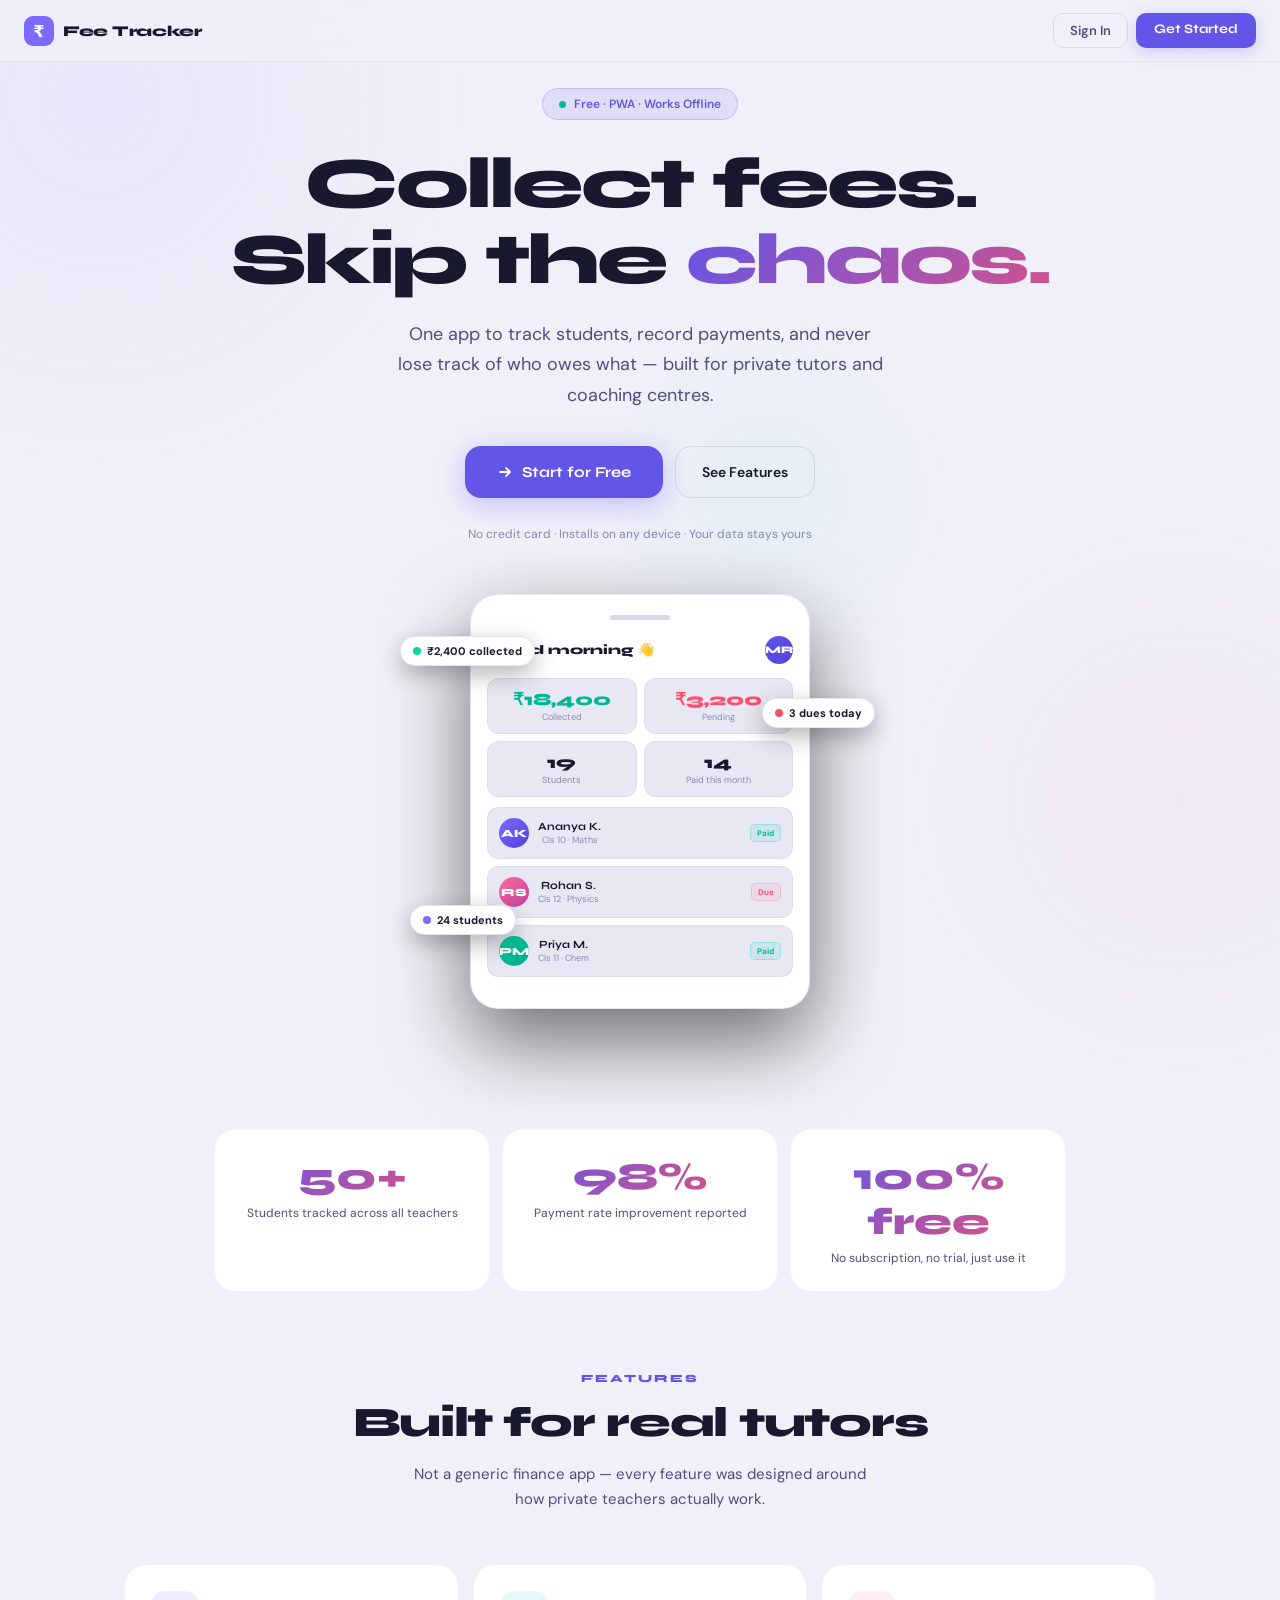
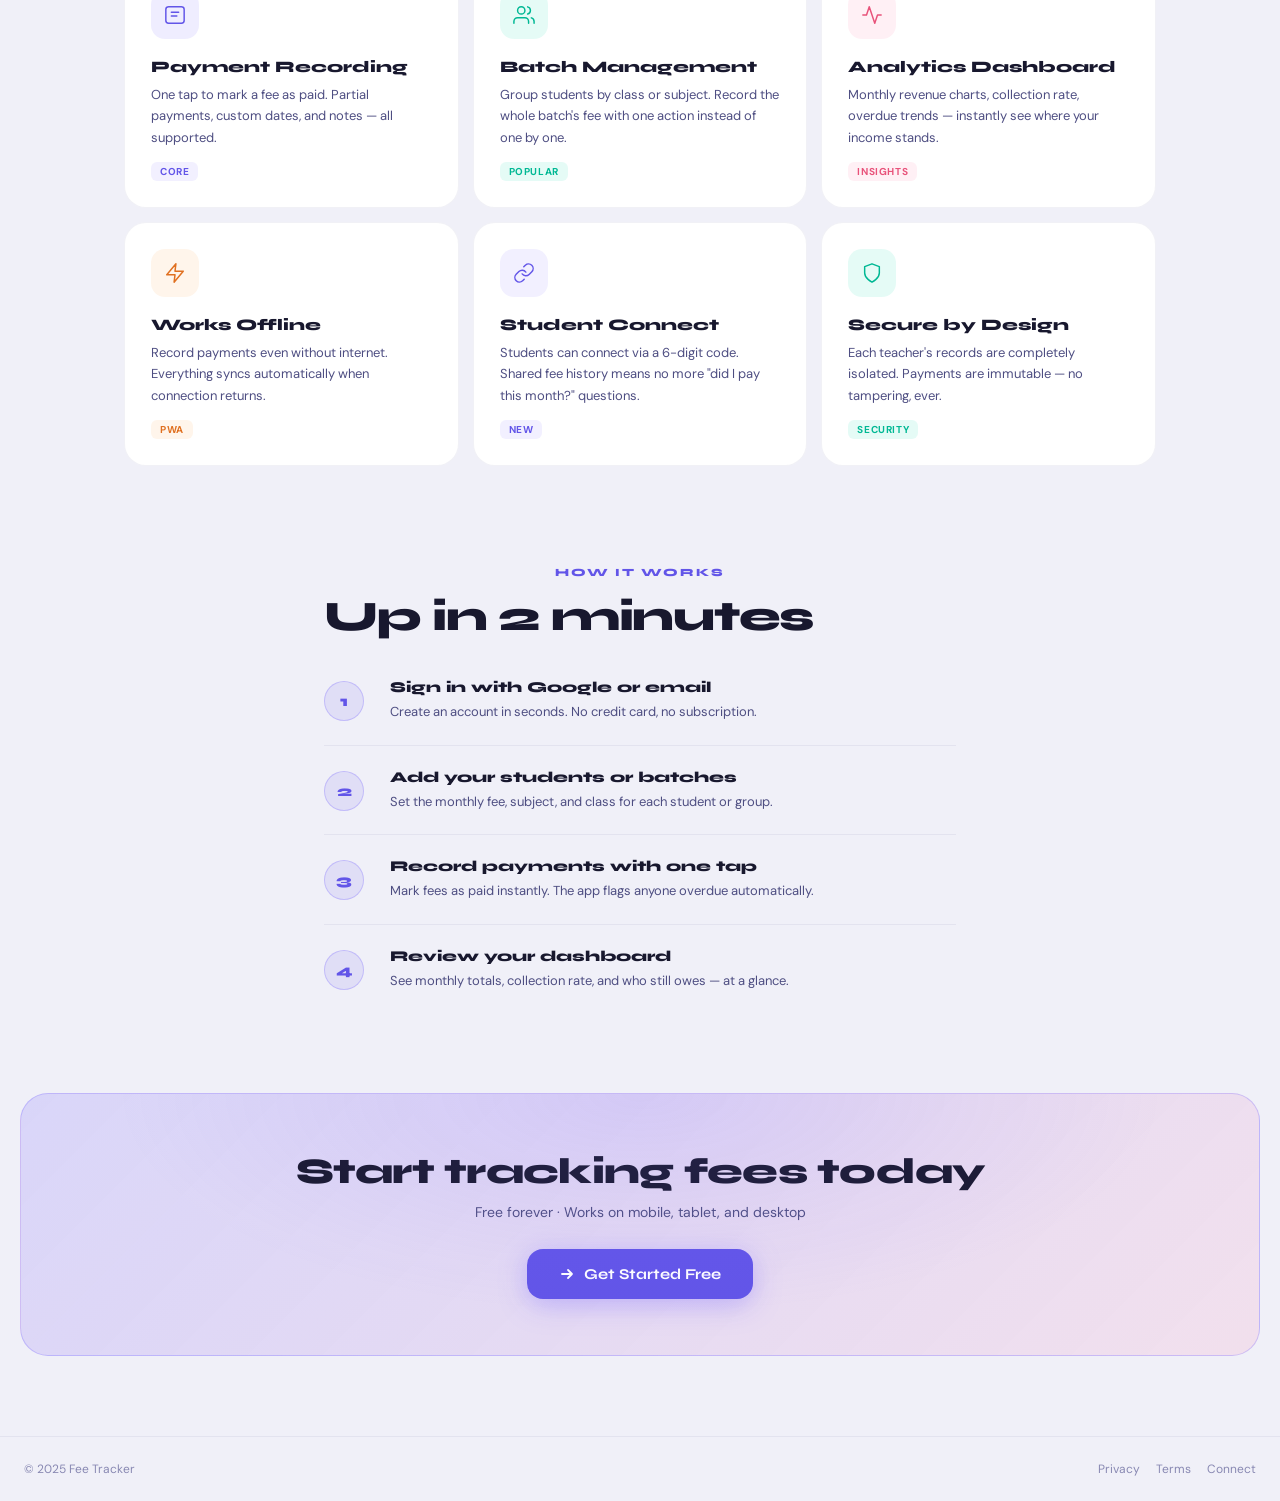
<file: index.html>
<!DOCTYPE html>
<html lang="en">
<head>
  <meta charset="UTF-8"/>
  <meta name="viewport" content="width=device-width,initial-scale=1"/>
  <title>Fee Tracker — Smart Tuition Fee Management</title>
  <meta name="description" content="Track tuition fee payments, manage student batches, and stay on top of dues — all in one place."/>
  <link rel="canonical" href="https://feetracker2.pages.dev/">
  <meta property="og:type" content="website">
  <meta property="og:url" content="https://feetracker2.pages.dev/">
  <meta property="og:title" content="Fee Tracker — Smart Tuition Fee Management">
  <meta property="og:description" content="Track tuition fee payments, manage student batches, and stay on top of dues — all in one place."/>
  <meta property="og:image" content="https://feetracker2.pages.dev/icons/icon-512.png">
  <meta property="og:image:width" content="512">
  <meta property="og:image:height" content="512">
  <meta property="og:site_name" content="Fee Tracker">
  <meta property="og:locale" content="en_IN">
  <meta name="twitter:card" content="summary_large_image">
  <meta name="twitter:title" content="Fee Tracker — Smart Tuition Fee Management">
  <meta name="twitter:description" content="Track tuition fee payments, manage student batches, and stay on top of dues — all in one place."/>
  <meta name="twitter:image" content="https://feetracker2.pages.dev/icons/icon-512.png">
  <script type="application/ld+json">
  {
    "@context": "https://schema.org",
    "@type": "SoftwareApplication",
    "name": "Fee Tracker",
    "applicationCategory": "FinanceApplication",
    "operatingSystem": "Web, Android, iOS",
    "offers": { "@type": "Offer", "price": "0", "priceCurrency": "INR" },
    "description": "Track tuition fee payments, manage student batches, and stay on top of dues — all in one place.",
    "url": "https://feetracker2.pages.dev/"
  }
  </script>
  <link rel="manifest" href="manifest.json">
  <meta name="theme-color" content="#06060f" media="(prefers-color-scheme:dark)">
  <meta name="theme-color" content="#f0f0f8" media="(prefers-color-scheme:light)">
  <link rel="apple-touch-icon" href="icons/icon-192.png">
  <link href="https://fonts.googleapis.com/css2?family=Syne:wght@700;800&family=DM+Sans:opsz,wght@9..40,400;9..40,500;9..40,600&display=swap" rel="stylesheet">
  <script>
    try {
      // Already signed in → app
      if (localStorage.getItem('ft_uid')) { location.replace('./app.html'); throw 0; }
      // Previously used the app and signed out → skip landing, go straight to sign-in
      if (localStorage.getItem('ft_signed_out')) { location.replace('./sign.html'); throw 0; }
      // Theme
      var t=localStorage.getItem('ft_theme');
      if(t?t!=='dark':!window.matchMedia('(prefers-color-scheme:dark)').matches)
        document.documentElement.classList.add('light');
    } catch(e){}
  </script>
  <style>
    :root{--bg:#06060f;--s1:#0d0d1f;--s2:#131328;--s3:#1a1a35;--b1:rgba(255,255,255,.06);--b2:rgba(255,255,255,.12);--a1:#7c6bff;--a2:#ff6b9d;--a3:#00d4aa;--a4:#ff9a3c;--adim:rgba(124,107,255,.14);--t1:#eeeef8;--t2:#8a8ab5;--mu:#4a4a72;}
    :root.light{--bg:#f0f0f8;--s1:#fff;--s2:#e8e8f4;--s3:#d8d8ee;--b1:rgba(80,80,140,.08);--b2:rgba(80,80,140,.15);--a1:#6255e8;--a2:#e8527a;--a3:#00b894;--a4:#e07020;--adim:rgba(98,85,232,.11);--t1:#18182e;--t2:#4e4e82;--mu:#8888b2;}
    *,*::before,*::after{box-sizing:border-box;margin:0;padding:0;}
    html{scroll-behavior:smooth;overflow-x:hidden;}
    body{font-family:'DM Sans',sans-serif;background:var(--bg);color:var(--t1);overflow-x:hidden;-webkit-font-smoothing:antialiased;}

    /* ── Blobs ── */
    .blob{position:fixed;border-radius:50%;pointer-events:none;z-index:0;transition:transform 8s ease-in-out;}
    .blob1{width:800px;height:800px;top:-300px;left:-300px;background:radial-gradient(circle,rgba(124,107,255,.08),transparent 65%);}
    .blob2{width:600px;height:600px;bottom:-200px;right:-200px;background:radial-gradient(circle,rgba(255,107,157,.06),transparent 65%);}
    .blob3{width:400px;height:400px;top:55%;left:60%;transform:translate(-50%,-50%);background:radial-gradient(circle,rgba(0,212,170,.04),transparent 65%);}

    /* ── Nav ── */
    nav{position:fixed;top:0;left:0;right:0;z-index:100;padding:0 24px;height:62px;display:flex;align-items:center;justify-content:space-between;background:rgba(6,6,15,.75);backdrop-filter:blur(24px);-webkit-backdrop-filter:blur(24px);border-bottom:1px solid var(--b1);}
    :root.light nav{background:rgba(240,240,248,.8);}
    .nav-brand{display:flex;align-items:center;gap:9px;text-decoration:none;}
    .nav-icon{width:30px;height:30px;border-radius:9px;overflow:hidden;flex-shrink:0;}
    .nav-icon img{width:100%;height:100%;display:block;object-fit:cover;}
    .nav-name{font-family:'Syne',sans-serif;font-size:15px;font-weight:800;color:var(--t1);letter-spacing:-.3px;}
    .nav-right{display:flex;gap:8px;}
    .btn-ghost{padding:8px 16px;border-radius:10px;border:1px solid var(--b2);color:var(--t2);font-size:13px;font-weight:600;text-decoration:none;font-family:'DM Sans',sans-serif;transition:all .15s;}
    .btn-ghost:hover{background:var(--s2);color:var(--t1);}
    .btn-cta{padding:8px 18px;border-radius:10px;background:var(--a1);color:#fff;font-size:13px;font-weight:700;text-decoration:none;font-family:'Syne',sans-serif;box-shadow:0 4px 16px rgba(124,107,255,.3);transition:all .18s;}
    .btn-cta:hover{transform:translateY(-1px);box-shadow:0 6px 24px rgba(124,107,255,.45);}

    /* ── Hero ── */
    .hero{position:relative;z-index:1;min-height:100vh;display:flex;flex-direction:column;align-items:center;justify-content:center;text-align:center;padding:88px 24px 60px;}
    .badge{display:inline-flex;align-items:center;gap:8px;background:var(--adim);border:1px solid rgba(124,107,255,.28);border-radius:50px;padding:7px 16px;font-size:12px;font-weight:600;color:var(--a1);margin-bottom:26px;opacity:0;animation:rise .6s .1s ease forwards;}
    .badge-pulse{width:7px;height:7px;border-radius:50%;background:var(--a3);box-shadow:0 0 0 0 rgba(0,212,170,.5);animation:pulse 2s ease infinite;}
    @keyframes pulse{0%,100%{box-shadow:0 0 0 0 rgba(0,212,170,.5);}50%{box-shadow:0 0 0 7px rgba(0,212,170,0);}}
    h1{font-family:'Syne',sans-serif;font-size:clamp(40px,9vw,72px);font-weight:800;line-height:1.06;letter-spacing:-.04em;color:var(--t1);margin-bottom:20px;opacity:0;animation:rise .6s .2s ease forwards;}
    .grad{background:linear-gradient(135deg,var(--a1),var(--a2) 60%);-webkit-background-clip:text;-webkit-text-fill-color:transparent;background-clip:text;background-size:200% 200%;animation:gradShift 4s ease infinite;}
    @keyframes gradShift{0%,100%{background-position:0 50%;}50%{background-position:100% 50%;}}
    .hero-sub{font-size:clamp(15px,2.5vw,18px);color:var(--t2);line-height:1.7;max-width:500px;margin-bottom:36px;opacity:0;animation:rise .6s .3s ease forwards;}
    .hero-btns{display:flex;gap:12px;justify-content:center;flex-wrap:wrap;margin-bottom:28px;opacity:0;animation:rise .6s .4s ease forwards;}
    .btn-primary-lg{display:inline-flex;align-items:center;gap:9px;padding:16px 32px;border-radius:16px;background:var(--a1);color:#fff;font-size:15px;font-weight:700;font-family:'Syne',sans-serif;text-decoration:none;box-shadow:0 6px 28px rgba(124,107,255,.4);transition:all .2s;}
    .btn-primary-lg:hover{transform:translateY(-2px);box-shadow:0 10px 40px rgba(124,107,255,.55);}
    .btn-outline-lg{display:inline-flex;align-items:center;gap:8px;padding:16px 26px;border-radius:16px;border:1.5px solid var(--b2);color:var(--t1);font-size:14px;font-weight:600;font-family:'DM Sans',sans-serif;text-decoration:none;transition:all .2s;}
    .btn-outline-lg:hover{background:var(--s2);border-color:rgba(124,107,255,.35);}
    .hero-note{font-size:12px;color:var(--mu);opacity:0;animation:rise .6s .5s ease forwards;}

    /* ── Phone mockup ── */
    .mockup-wrap{position:relative;margin-top:52px;width:min(340px, 90vw);opacity:0;animation:rise .7s .55s ease forwards;}
    .phone{background:var(--s1);border:1.5px solid var(--b2);border-radius:28px;padding:20px 16px 24px;box-shadow:0 32px 80px rgba(0,0,0,.55),0 2px 0 rgba(255,255,255,.05),inset 0 1px 0 rgba(255,255,255,.04);}
    .phone-notch{width:60px;height:5px;background:var(--s3);border-radius:3px;margin:0 auto 16px;}
    .ph-topbar{display:flex;align-items:center;justify-content:space-between;margin-bottom:14px;}
    .ph-greeting{font-family:'Syne',sans-serif;font-size:13px;font-weight:800;color:var(--t1);}
    .ph-avatar{width:28px;height:28px;border-radius:50%;background:linear-gradient(135deg,var(--a1),#5240e0);display:flex;align-items:center;justify-content:center;font-family:'Syne',sans-serif;font-size:10px;font-weight:800;color:#fff;}
    .ph-stats{display:grid;grid-template-columns:1fr 1fr;gap:7px;margin-bottom:10px;}
    .ph-stat{background:var(--s2);border:1px solid var(--b1);border-radius:12px;padding:10px 11px;}
    .ph-stat-val{font-family:'Syne',sans-serif;font-size:17px;font-weight:800;}
    .ph-stat-lbl{font-size:9px;color:var(--mu);margin-top:1px;}
    .ph-stat.green .ph-stat-val{color:var(--a3);}
    .ph-stat.red .ph-stat-val{color:#ff4d6d;}
    .ph-row{display:flex;align-items:center;gap:9px;background:var(--s2);border:1px solid var(--b1);border-radius:12px;padding:10px 11px;margin-bottom:7px;}
    .ph-dot{width:30px;height:30px;border-radius:50%;display:flex;align-items:center;justify-content:center;font-family:'Syne',sans-serif;font-size:11px;font-weight:800;color:#fff;flex-shrink:0;}
    .ph-name{font-family:'Syne',sans-serif;font-size:11px;font-weight:700;color:var(--t1);}
    .ph-sub-txt{font-size:9px;color:var(--mu);margin-top:1px;}
    .ph-badge{margin-left:auto;font-size:8px;font-weight:700;padding:3px 6px;border-radius:5px;}
    .ph-badge.p{background:rgba(0,212,170,.12);color:var(--a3);border:1px solid rgba(0,212,170,.25);}
    .ph-badge.d{background:rgba(255,77,109,.1);color:#ff4d6d;border:1px solid rgba(255,77,109,.2);}

    /* floating bubbles on mockup */
    .float-chip{position:absolute;display:inline-flex;align-items:center;gap:6px;background:var(--s1);border:1.5px solid var(--b2);border-radius:50px;padding:7px 12px;font-size:11px;font-weight:700;color:var(--t1);box-shadow:0 8px 24px rgba(0,0,0,.3);white-space:nowrap;}
    .float-chip.tl{top:10%;left:-70px;animation:floatA 3.5s ease-in-out infinite;}
    .float-chip.tr{top:25%;right:-65px;animation:floatB 4s .5s ease-in-out infinite;}
    .float-chip.bl{bottom:18%;left:-60px;animation:floatA 3.8s .3s ease-in-out infinite;}
    @keyframes floatA{0%,100%{transform:translateY(0);}50%{transform:translateY(-8px);}}
    @keyframes floatB{0%,100%{transform:translateY(0);}50%{transform:translateY(8px);}}
    .chip-dot{width:8px;height:8px;border-radius:50%;flex-shrink:0;}

    /* ── Section shared ── */
    section{position:relative;z-index:1;}
    .sec-lbl{font-family:'Syne',sans-serif;font-size:11px;font-weight:800;letter-spacing:2px;text-transform:uppercase;color:var(--a1);text-align:center;margin-bottom:12px;}
    .sec-title{font-family:'Syne',sans-serif;font-size:clamp(26px,5vw,42px);font-weight:800;letter-spacing:-.03em;color:var(--t1);text-align:center;margin-bottom:14px;}
    .sec-sub{font-size:15px;color:var(--t2);text-align:center;max-width:460px;margin:0 auto 52px;line-height:1.65;}

    /* ── Stats strip ── */
    .stats{padding:60px 24px;max-width:900px;margin:0 auto;}
    .stats-grid{display:grid;grid-template-columns:repeat(3,1fr);gap:12px;}
    .stat-card{background:var(--s1);border:1.5px solid var(--b1);border-radius:20px;padding:24px 20px;text-align:center;transition:border-color .2s,transform .2s;}
    .stat-card:hover{border-color:rgba(124,107,255,.3);transform:translateY(-3px);}
    .stat-num{font-family:'Syne',sans-serif;font-size:clamp(28px,5vw,38px);font-weight:800;background:linear-gradient(135deg,var(--a1),var(--a2));-webkit-background-clip:text;-webkit-text-fill-color:transparent;background-clip:text;}
    .stat-lbl{font-size:12px;color:var(--t2);margin-top:6px;line-height:1.4;}

    /* ── Features ── */
    .features{padding:20px 24px 80px;max-width:1080px;margin:0 auto;}
    .feat-grid{display:grid;grid-template-columns:repeat(auto-fit,minmax(270px,1fr));gap:14px;}
    .feat{background:var(--s1);border:1.5px solid var(--b1);border-radius:22px;padding:26px;transition:border-color .25s,transform .25s,box-shadow .25s;cursor:default;}
    .feat:hover{border-color:rgba(124,107,255,.35);transform:translateY(-4px);box-shadow:0 20px 60px rgba(0,0,0,.25);}
    .feat-icon{width:48px;height:48px;border-radius:14px;display:flex;align-items:center;justify-content:center;margin-bottom:18px;}
    .feat-title{font-family:'Syne',sans-serif;font-size:16px;font-weight:800;color:var(--t1);margin-bottom:8px;}
    .feat-desc{font-size:13px;color:var(--t2);line-height:1.65;}
    .feat-tag{display:inline-block;margin-top:14px;font-size:10px;font-weight:700;letter-spacing:.6px;text-transform:uppercase;padding:3px 9px;border-radius:6px;}

    /* ── Steps ── */
    .steps-wrap{padding:20px 24px 80px;max-width:680px;margin:0 auto;}
    .steps{display:flex;flex-direction:column;gap:0;}
    .step{display:grid;grid-template-columns:48px 1fr;gap:18px;padding:22px 0;}
    .step:not(:last-child){border-bottom:1px solid var(--b1);}
    .step-num{width:40px;height:40px;border-radius:50%;background:var(--adim);border:1.5px solid rgba(124,107,255,.3);display:flex;align-items:center;justify-content:center;font-family:'Syne',sans-serif;font-size:15px;font-weight:800;color:var(--a1);margin-top:3px;flex-shrink:0;}
    .step-title{font-family:'Syne',sans-serif;font-size:15px;font-weight:800;color:var(--t1);margin-bottom:5px;}
    .step-desc{font-size:13px;color:var(--t2);line-height:1.65;}

    /* ── CTA ── */
    .cta{position:relative;z-index:1;margin:0 20px 80px;border-radius:28px;background:linear-gradient(135deg,rgba(124,107,255,.2),rgba(255,107,157,.12));border:1.5px solid rgba(124,107,255,.3);padding:56px 32px;text-align:center;overflow:hidden;}
    .cta::before{content:'';position:absolute;inset:0;background:radial-gradient(ellipse at 50% 0%,rgba(124,107,255,.15),transparent 60%);pointer-events:none;}
    .cta-title{font-family:'Syne',sans-serif;font-size:clamp(24px,5vw,36px);font-weight:800;color:var(--t1);letter-spacing:-.02em;margin-bottom:10px;}
    .cta-sub{font-size:14px;color:var(--t2);margin-bottom:28px;}

    /* ── Footer ── */
    footer{position:relative;z-index:1;border-top:1px solid var(--b1);padding:24px;display:flex;align-items:center;justify-content:space-between;gap:16px;flex-wrap:wrap;}
    .footer-copy{font-size:12px;color:var(--mu);}
    .footer-links{display:flex;gap:16px;}
    .footer-links a{font-size:12px;color:var(--mu);text-decoration:none;transition:color .15s;}
    .footer-links a:hover{color:var(--t2);}

    /* ── Animations ── */
    @keyframes rise{from{opacity:0;transform:translateY(20px);}to{opacity:1;transform:translateY(0);}}
    .reveal{opacity:0;transform:translateY(28px);transition:opacity .55s ease,transform .55s ease;}
    .reveal.visible{opacity:1;transform:translateY(0);}
    .reveal-delay-1{transition-delay:.08s;}
    .reveal-delay-2{transition-delay:.16s;}
    .reveal-delay-3{transition-delay:.24s;}
    .reveal-delay-4{transition-delay:.32s;}
    .reveal-delay-5{transition-delay:.40s;}
    .reveal-delay-6{transition-delay:.48s;}

    /* ── Responsive ── */
    @media(max-width:600px){
      .stats-grid{grid-template-columns:1fr 1fr;}
      .float-chip.tl,.float-chip.tr,.float-chip.bl{display:none;}
      .mockup-wrap{
    width:min(380px,98vw);
    margin-top:20px;
      }
    }
    @media(max-width:400px){.stats-grid{grid-template-columns:1fr;}}
  </style>
</head>
<body>
<div class="blob blob1" id="b1"></div>
<div class="blob blob2" id="b2"></div>
<div class="blob blob3"></div>

<!-- Nav -->
<nav>
  <a class="nav-brand" href="./index.html">
    <div class="nav-icon"><img src="icons/icon-192.png" alt="" onerror="this.parentElement.style.cssText+='background:linear-gradient(135deg,#7c6bff,#5240e0);border-radius:9px;display:flex;align-items:center;justify-content:center;font-weight:800;color:#fff;font-size:13px;';this.outerHTML='₹'"></div>
    <span class="nav-name">Fee Tracker</span>
  </a>
  <div class="nav-right">
    <a class="btn-ghost" href="./sign.html">Sign In</a>
    <a class="btn-cta" href="./sign.html">Get Started</a>
  </div>
</nav>

<!-- Hero -->
<section class="hero">
  <div class="badge"><span class="badge-pulse"></span> Free · PWA · Works Offline</div>
  <h1>Collect fees.<br>Skip the <span class="grad">chaos.</span></h1>
  <p class="hero-sub">One app to track students, record payments, and never lose track of who owes what — built for private tutors and coaching centres.</p>
  <div class="hero-btns">
    <a class="btn-primary-lg" href="./sign.html">
      <svg width="16" height="16" viewBox="0 0 16 16" fill="none"><path d="M3 8h10M9 4l4 4-4 4" stroke="currentColor" stroke-width="1.8" stroke-linecap="round" stroke-linejoin="round"/></svg>
      Start for Free
    </a>
    <a class="btn-outline-lg" href="#features">See Features</a>
  </div>
  <p class="hero-note">No credit card · Installs on any device · Your data stays yours</p>

  <!-- Phone mockup with floating chips -->
  <div class="mockup-wrap">
    <span class="float-chip tl"><span class="chip-dot" style="background:#00d4aa"></span>₹2,400 collected</span>
    <span class="float-chip tr"><span class="chip-dot" style="background:#ff4d6d"></span>3 dues today</span>
    <span class="float-chip bl"><span class="chip-dot" style="background:#7c6bff"></span>24 students</span>
    <div class="phone">
      <div class="phone-notch"></div>
      <div class="ph-topbar">
        <div class="ph-greeting">Good morning 👋</div>
        <div class="ph-avatar">MR</div>
      </div>
      <div class="ph-stats">
        <div class="ph-stat green"><div class="ph-stat-val" id="c1">₹0</div><div class="ph-stat-lbl">Collected</div></div>
        <div class="ph-stat red"><div class="ph-stat-val" id="c2">₹0</div><div class="ph-stat-lbl">Pending</div></div>
        <div class="ph-stat"><div class="ph-stat-val" id="c3">0</div><div class="ph-stat-lbl">Students</div></div>
        <div class="ph-stat"><div class="ph-stat-val" id="c4">0</div><div class="ph-stat-lbl">Paid this month</div></div>
      </div>
      <div class="ph-row"><div class="ph-dot" style="background:linear-gradient(135deg,#7c6bff,#5240e0)">AK</div><div><div class="ph-name">Ananya K.</div><div class="ph-sub-txt">Cls 10 · Maths</div></div><span class="ph-badge p">Paid</span></div>
      <div class="ph-row"><div class="ph-dot" style="background:linear-gradient(135deg,#ff6b9d,#c040a0)">RS</div><div><div class="ph-name">Rohan S.</div><div class="ph-sub-txt">Cls 12 · Physics</div></div><span class="ph-badge d">Due</span></div>
      <div class="ph-row"><div class="ph-dot" style="background:linear-gradient(135deg,#00d4aa,#00a884)">PM</div><div><div class="ph-name">Priya M.</div><div class="ph-sub-txt">Cls 11 · Chem</div></div><span class="ph-badge p">Paid</span></div>
    </div>
  </div>
</section>

<!-- Stats -->
<section class="stats">
  <div class="stats-grid">
    <div class="stat-card reveal">
      <div class="stat-num" data-target="50" data-suffix="+">0</div>
      <div class="stat-lbl">Students tracked across all teachers</div>
    </div>
    <div class="stat-card reveal reveal-delay-1">
      <div class="stat-num" data-target="98" data-suffix="%">0</div>
      <div class="stat-lbl">Payment rate improvement reported</div>
    </div>
    <div class="stat-card reveal reveal-delay-2">
      <div class="stat-num" data-target="100" data-suffix="% free">0</div>
      <div class="stat-lbl">No subscription, no trial, just use it</div>
    </div>
  </div>
</section>

<!-- Features -->
<section id="features" class="features">
  <div class="sec-lbl reveal">Features</div>
  <h2 class="sec-title reveal">Built for real tutors</h2>
  <p class="sec-sub reveal">Not a generic finance app — every feature was designed around how private teachers actually work.</p>
  <div class="feat-grid">
    <div class="feat reveal">
      <div class="feat-icon" style="background:rgba(124,107,255,.12);">
        <svg width="22" height="22" viewBox="0 0 24 24" fill="none"><rect x="2" y="3" width="20" height="18" rx="3" stroke="var(--a1)" stroke-width="1.6"/><line x1="8" y1="9" x2="16" y2="9" stroke="var(--a1)" stroke-width="1.6" stroke-linecap="round"/><line x1="8" y1="13" x2="14" y2="13" stroke="var(--a1)" stroke-width="1.6" stroke-linecap="round"/></svg>
      </div>
      <div class="feat-title">Payment Recording</div>
      <div class="feat-desc">One tap to mark a fee as paid. Partial payments, custom dates, and notes — all supported.</div>
      <span class="feat-tag" style="background:rgba(124,107,255,.1);color:var(--a1);">Core</span>
    </div>
    <div class="feat reveal reveal-delay-1">
      <div class="feat-icon" style="background:rgba(0,212,170,.1);">
        <svg width="22" height="22" viewBox="0 0 24 24" fill="none"><path d="M17 21v-2a4 4 0 00-4-4H5a4 4 0 00-4 4v2" stroke="var(--a3)" stroke-width="1.6" stroke-linecap="round"/><circle cx="9" cy="7" r="4" stroke="var(--a3)" stroke-width="1.6"/><path d="M23 21v-2a4 4 0 00-3-3.87" stroke="var(--a3)" stroke-width="1.6" stroke-linecap="round"/><path d="M16 3.13a4 4 0 010 7.75" stroke="var(--a3)" stroke-width="1.6" stroke-linecap="round"/></svg>
      </div>
      <div class="feat-title">Batch Management</div>
      <div class="feat-desc">Group students by class or subject. Record the whole batch's fee with one action instead of one by one.</div>
      <span class="feat-tag" style="background:rgba(0,212,170,.1);color:var(--a3);">Popular</span>
    </div>
    <div class="feat reveal reveal-delay-2">
      <div class="feat-icon" style="background:rgba(255,107,157,.1);">
        <svg width="22" height="22" viewBox="0 0 24 24" fill="none"><polyline points="22 12 18 12 15 21 9 3 6 12 2 12" stroke="var(--a2)" stroke-width="1.6" stroke-linecap="round" stroke-linejoin="round"/></svg>
      </div>
      <div class="feat-title">Analytics Dashboard</div>
      <div class="feat-desc">Monthly revenue charts, collection rate, overdue trends — instantly see where your income stands.</div>
      <span class="feat-tag" style="background:rgba(255,107,157,.1);color:var(--a2);">Insights</span>
    </div>
    <div class="feat reveal reveal-delay-3">
      <div class="feat-icon" style="background:rgba(255,154,60,.1);">
        <svg width="22" height="22" viewBox="0 0 24 24" fill="none"><path d="M13 2L3 14h9l-1 8 10-12h-9l1-8z" stroke="var(--a4)" stroke-width="1.6" stroke-linecap="round" stroke-linejoin="round"/></svg>
      </div>
      <div class="feat-title">Works Offline</div>
      <div class="feat-desc">Record payments even without internet. Everything syncs automatically when connection returns.</div>
      <span class="feat-tag" style="background:rgba(255,154,60,.1);color:var(--a4);">PWA</span>
    </div>
    <div class="feat reveal reveal-delay-4">
      <div class="feat-icon" style="background:rgba(124,107,255,.1);">
        <svg width="22" height="22" viewBox="0 0 24 24" fill="none"><path d="M10 13a5 5 0 007.54.54l3-3a5 5 0 00-7.07-7.07l-1.72 1.71" stroke="var(--a1)" stroke-width="1.6" stroke-linecap="round"/><path d="M14 11a5 5 0 00-7.54-.54l-3 3a5 5 0 007.07 7.07l1.71-1.71" stroke="var(--a1)" stroke-width="1.6" stroke-linecap="round"/></svg>
      </div>
      <div class="feat-title">Student Connect</div>
      <div class="feat-desc">Students can connect via a 6-digit code. Shared fee history means no more "did I pay this month?" questions.</div>
      <span class="feat-tag" style="background:rgba(124,107,255,.1);color:var(--a1);">New</span>
    </div>
    <div class="feat reveal reveal-delay-5">
      <div class="feat-icon" style="background:rgba(0,212,170,.1);">
        <svg width="22" height="22" viewBox="0 0 24 24" fill="none"><path d="M12 22s8-4 8-10V5l-8-3-8 3v7c0 6 8 10 8 10z" stroke="var(--a3)" stroke-width="1.6" stroke-linecap="round" stroke-linejoin="round"/></svg>
      </div>
      <div class="feat-title">Secure by Design</div>
      <div class="feat-desc">Each teacher's records are completely isolated. Payments are immutable — no tampering, ever.</div>
      <span class="feat-tag" style="background:rgba(0,212,170,.1);color:var(--a3);">Security</span>
    </div>
  </div>
</section>

<!-- How it works -->
<section class="steps-wrap">
  <div class="sec-lbl reveal">How it works</div>
  <h2 class="sec-title reveal" style="text-align:left;">Up in 2 minutes</h2>
  <div class="steps">
    <div class="step reveal"><div class="step-num">1</div><div><div class="step-title">Sign in with Google or email</div><div class="step-desc">Create an account in seconds. No credit card, no subscription.</div></div></div>
    <div class="step reveal reveal-delay-1"><div class="step-num">2</div><div><div class="step-title">Add your students or batches</div><div class="step-desc">Set the monthly fee, subject, and class for each student or group.</div></div></div>
    <div class="step reveal reveal-delay-2"><div class="step-num">3</div><div><div class="step-title">Record payments with one tap</div><div class="step-desc">Mark fees as paid instantly. The app flags anyone overdue automatically.</div></div></div>
    <div class="step reveal reveal-delay-3"><div class="step-num">4</div><div><div class="step-title">Review your dashboard</div><div class="step-desc">See monthly totals, collection rate, and who still owes — at a glance.</div></div></div>
  </div>
</section>

<!-- CTA -->
<div class="cta reveal">
  <div class="cta-title">Start tracking fees today</div>
  <div class="cta-sub">Free forever · Works on mobile, tablet, and desktop</div>
  <a class="btn-primary-lg" href="./sign.html" style="display:inline-flex;">
    <svg width="16" height="16" viewBox="0 0 16 16" fill="none"><path d="M3 8h10M9 4l4 4-4 4" stroke="currentColor" stroke-width="1.8" stroke-linecap="round" stroke-linejoin="round"/></svg>
    Get Started Free
  </a>
</div>

<footer>
  <div class="footer-copy">© 2025 Fee Tracker</div>
  <div class="footer-links">
    <a href="./privacy.html">Privacy</a>
    <a href="./terms.html">Terms</a>
    <a href="./connect.html">Connect</a>
  </div>
</footer>

<script>
// ── Parallax blobs on mouse/gyro ─────────────────────────────────────────
(function(){
  var b1=document.getElementById('b1'),b2=document.getElementById('b2');
  if(window.DeviceOrientationEvent){
    window.addEventListener('deviceorientation',function(e){
      var x=(e.gamma||0)/30,y=(e.beta||0)/30;
      if(b1)b1.style.transform='translate('+x*20+'px,'+y*20+'px)';
      if(b2)b2.style.transform='translate('+(-x*15)+'px,'+(-y*15)+'px)';
    });
  } else {
    document.addEventListener('mousemove',function(e){
      var cx=window.innerWidth/2,cy=window.innerHeight/2;
      var dx=(e.clientX-cx)/cx,dy=(e.clientY-cy)/cy;
      if(b1)b1.style.transform='translate('+dx*25+'px,'+dy*25+'px)';
      if(b2)b2.style.transform='translate('+(-dx*18)+'px,'+(-dy*18)+'px)';
    });
  }
})();

// ── Intersection Observer for scroll reveals ─────────────────────────────
(function(){
  var io=new IntersectionObserver(function(entries){
    entries.forEach(function(e){
      if(e.isIntersecting){e.target.classList.add('visible');io.unobserve(e.target);}
    });
  },{threshold:.12});
  document.querySelectorAll('.reveal').forEach(function(el){io.observe(el);});
})();

// ── Counter animation ────────────────────────────────────────────────────
(function(){
  var counters=document.querySelectorAll('[data-target]');
  var counterIO=new IntersectionObserver(function(entries){
    entries.forEach(function(e){
      if(!e.isIntersecting)return;
      counterIO.unobserve(e.target);
      var el=e.target,target=+el.dataset.target,suffix=el.dataset.suffix||'',start=0,dur=1400,step=dur/60;
      var t=setInterval(function(){
        start+=target/step;
        if(start>=target){el.textContent=target+suffix;clearInterval(t);}
        else el.textContent=Math.floor(start)+suffix;
      },1000/60);
    });
  },{threshold:.3});
  counters.forEach(function(c){counterIO.observe(c);});
})();

// ── Phone mockup counter animation ──────────────────────────────────────
(function(){
  function animCount(el,target,prefix,dur){
    var start=0,step=dur/60;
    var t=setInterval(function(){
      start+=target/step;
      if(start>=target){el.textContent=prefix+target.toLocaleString('en-IN');clearInterval(t);}
      else el.textContent=prefix+Math.floor(start).toLocaleString('en-IN');
    },1000/60);
  }
  setTimeout(function(){
    var c1=document.getElementById('c1'),c2=document.getElementById('c2'),c3=document.getElementById('c3'),c4=document.getElementById('c4');
    if(c1)animCount(c1,18400,'₹',1800);
    if(c2)animCount(c2,3200,'₹',1200);
    if(c3){var s=0,t=setInterval(function(){s++;c3.textContent=s;if(s>=24)clearInterval(t);},60);}
    if(c4){var s2=0,t2=setInterval(function(){s2++;c4.textContent=s2;if(s2>=21)clearInterval(t2);},80);}
  },700);
})();
</script>
</body>
</html>
</file>
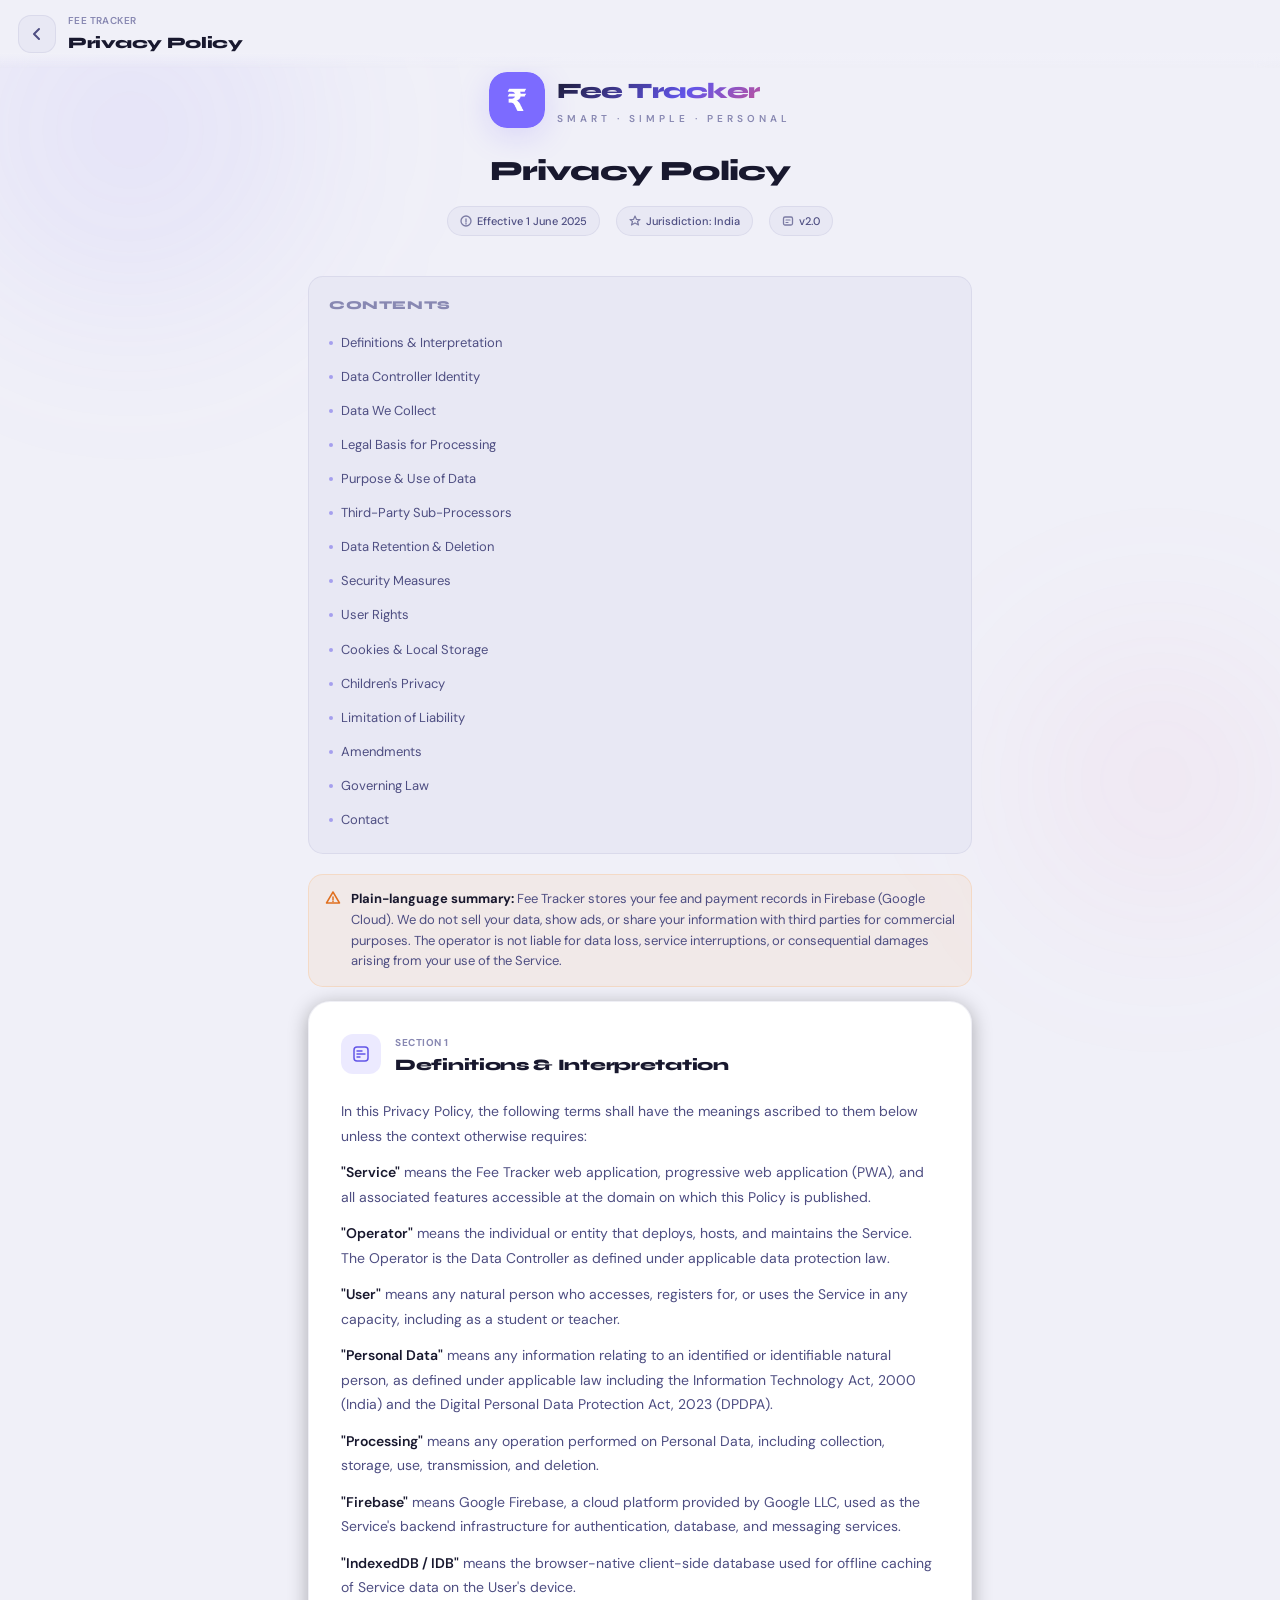
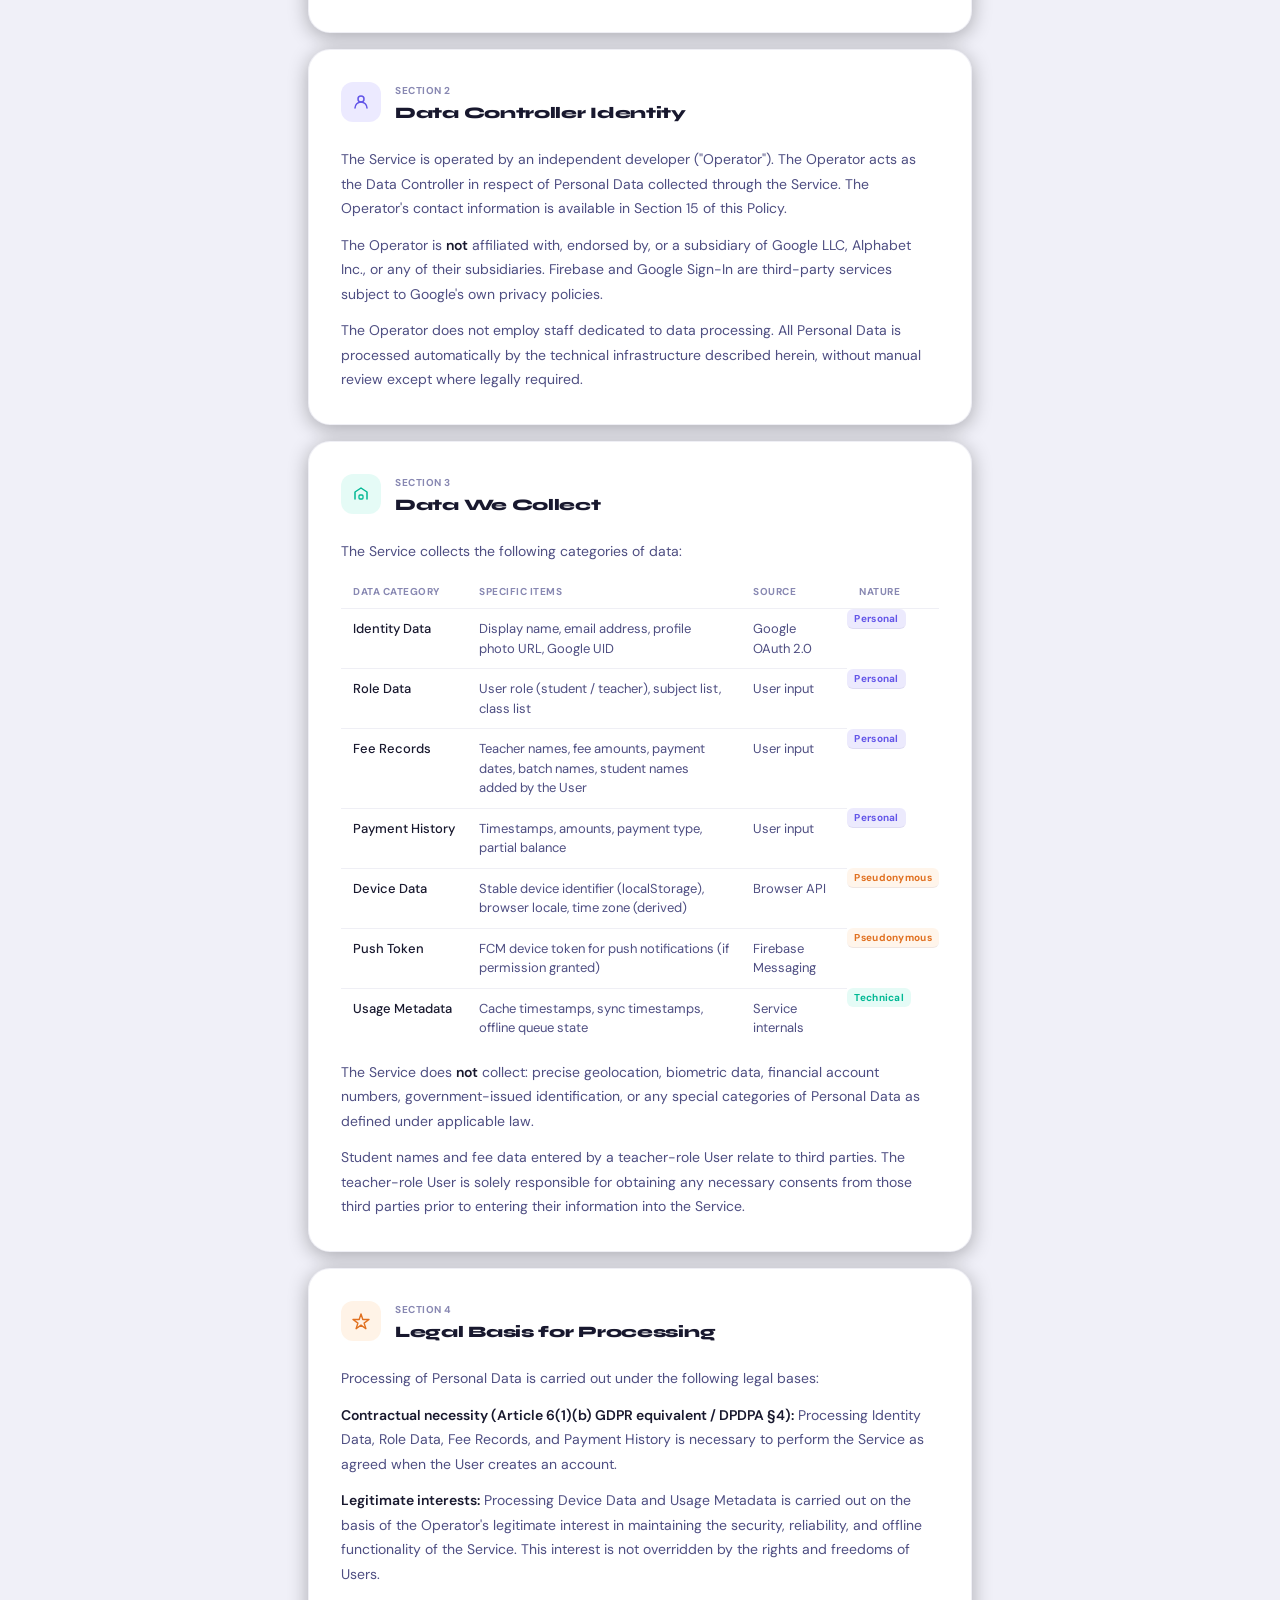
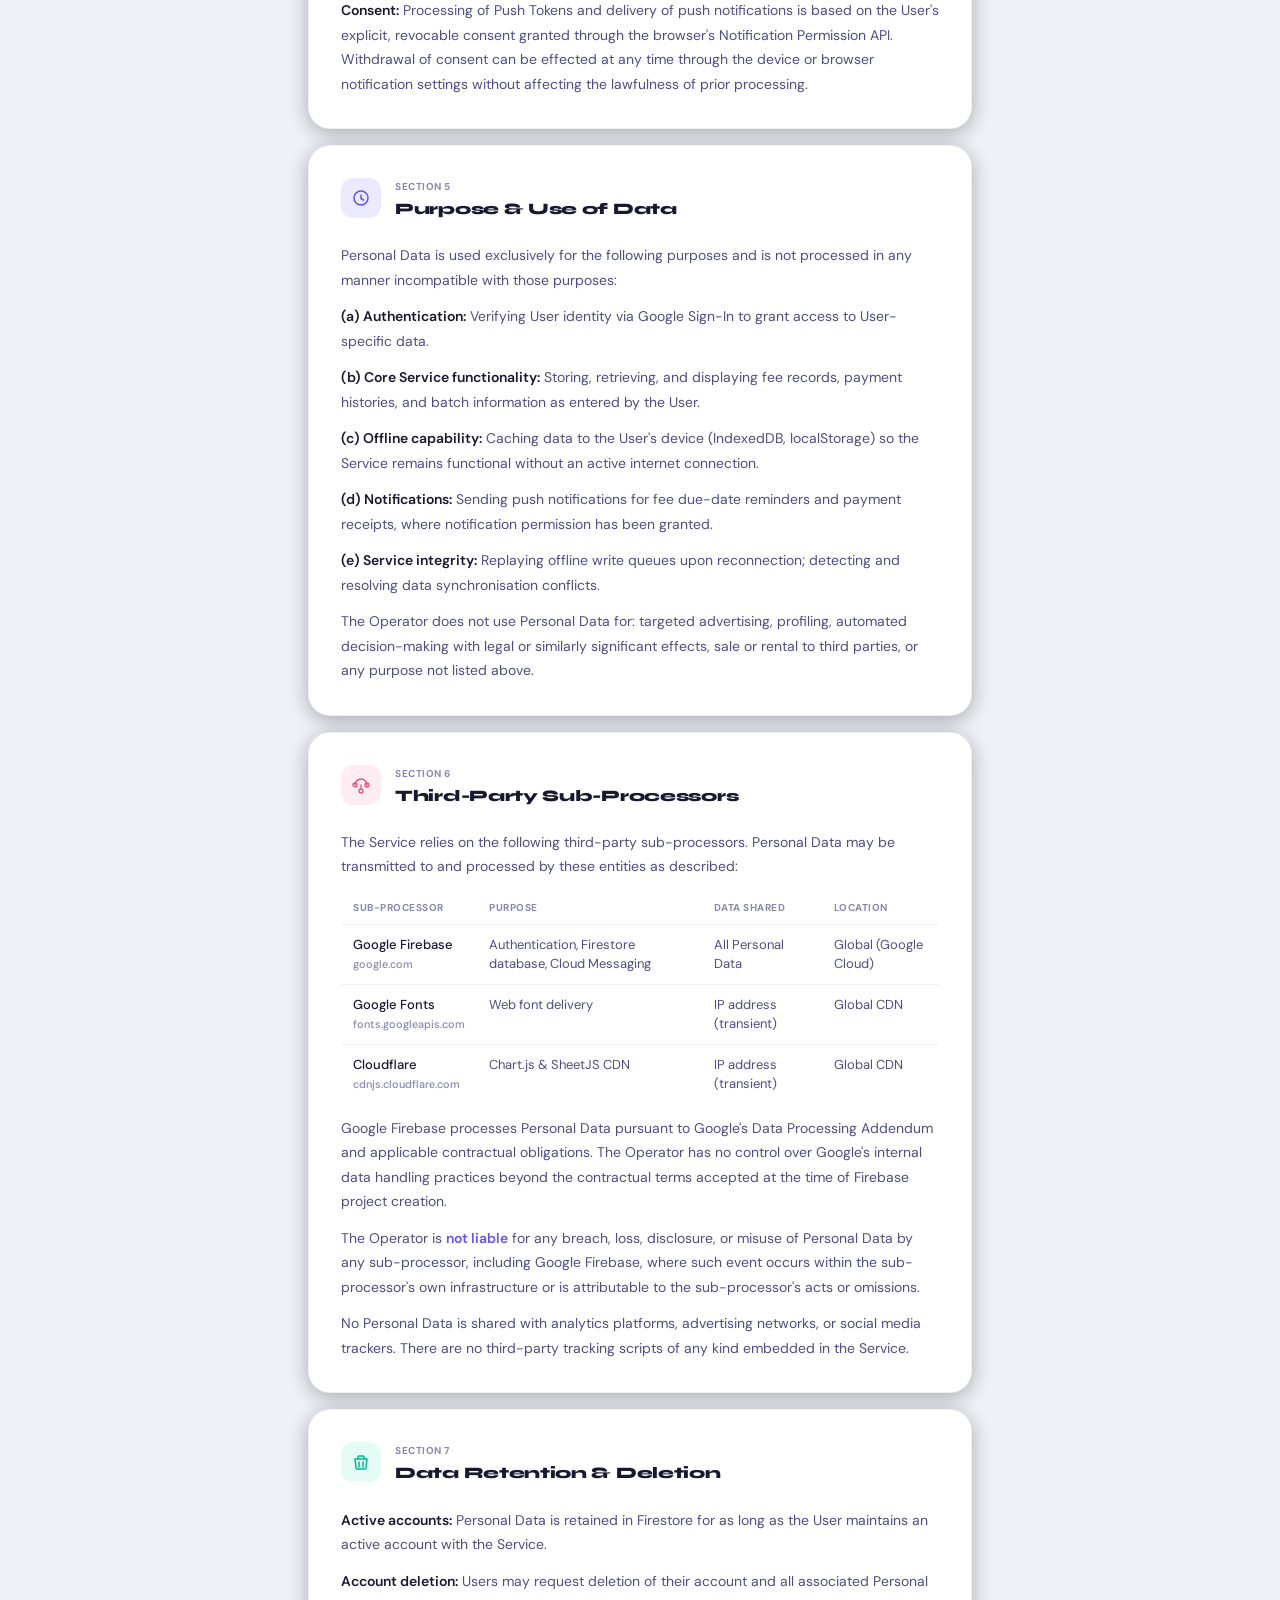
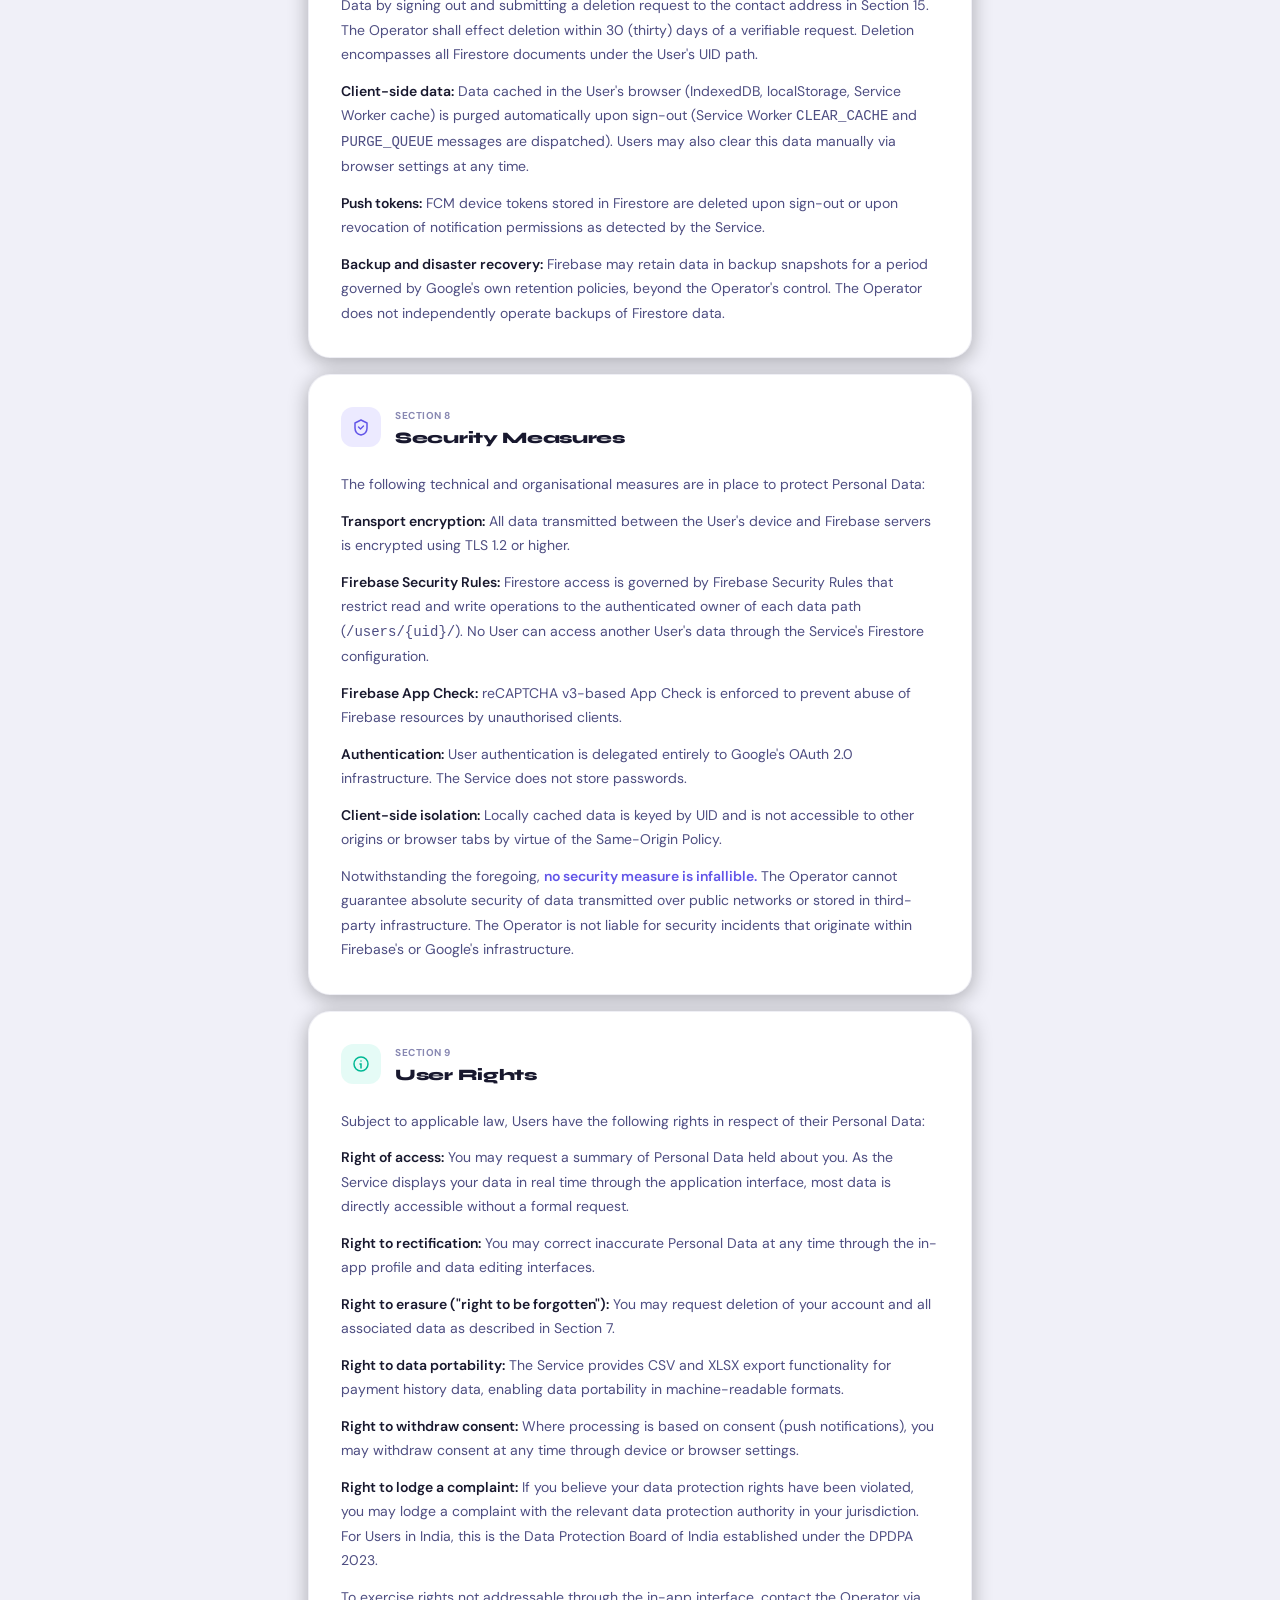
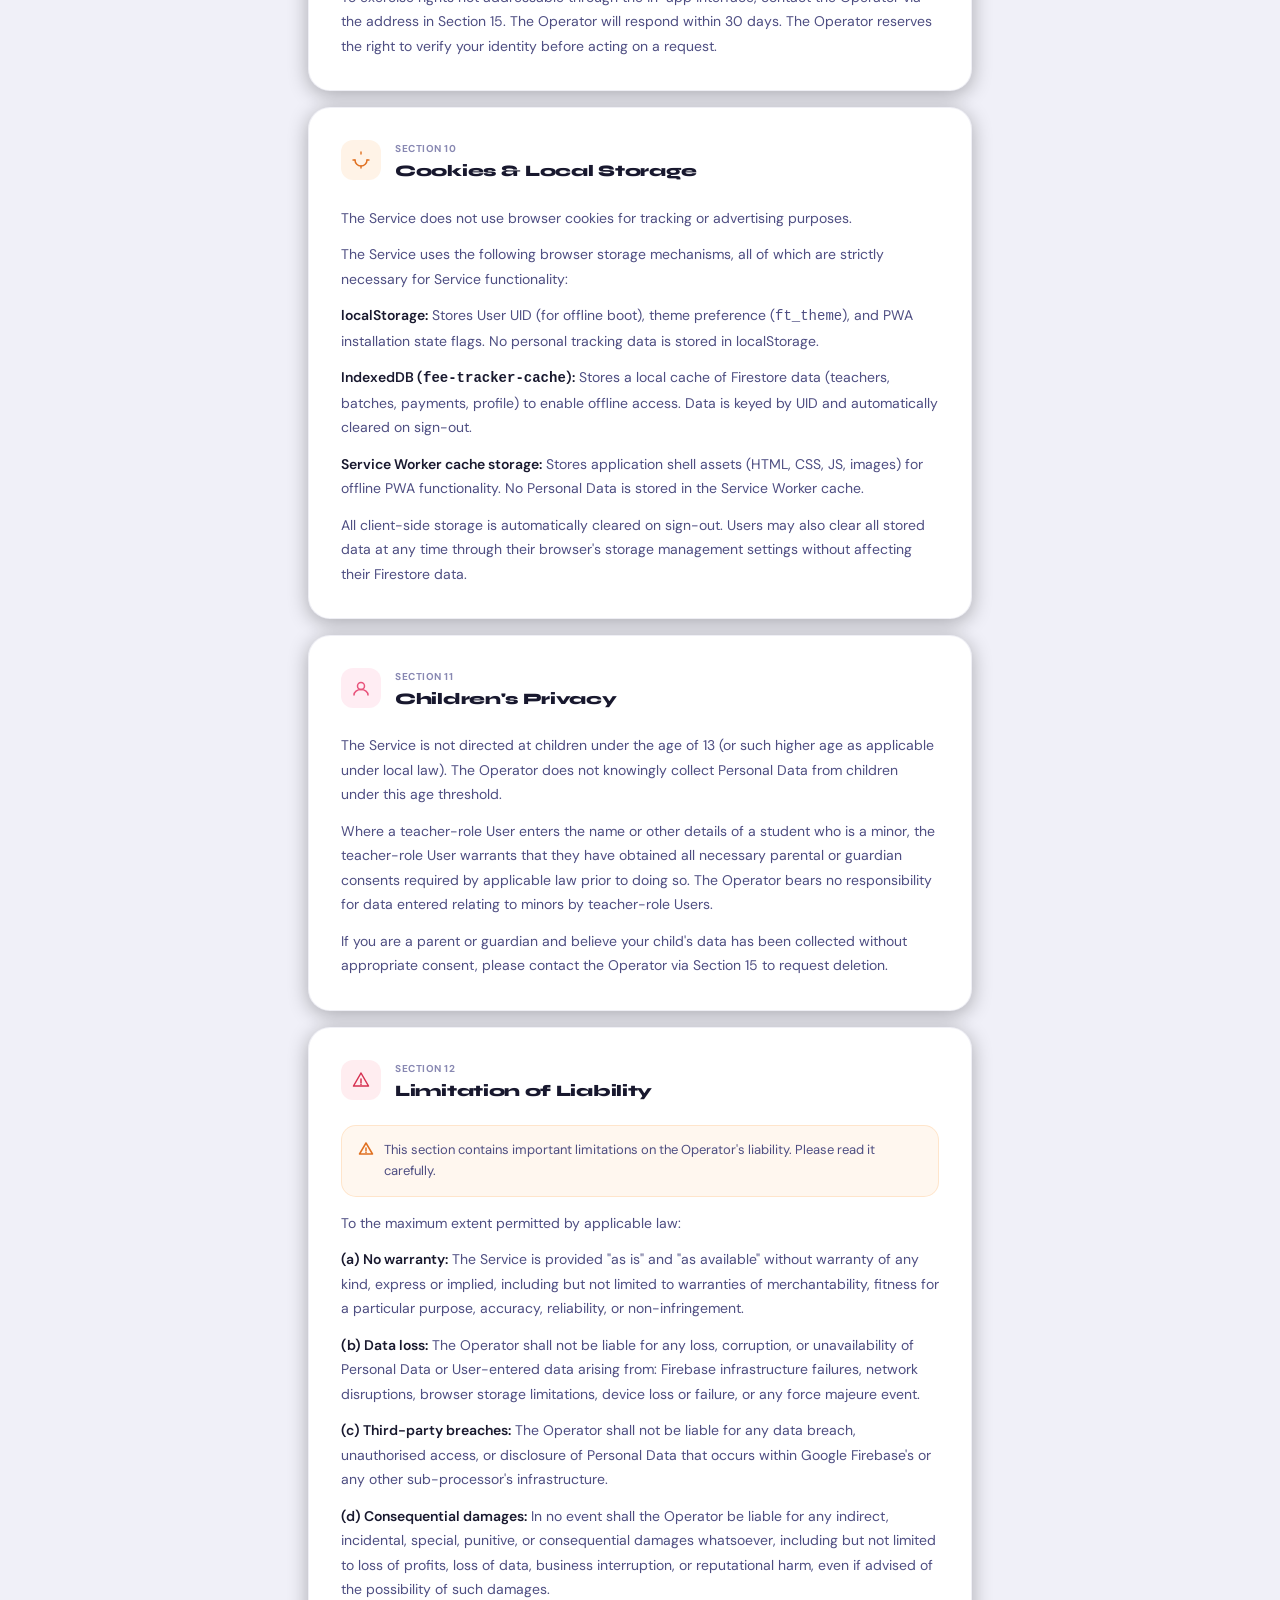
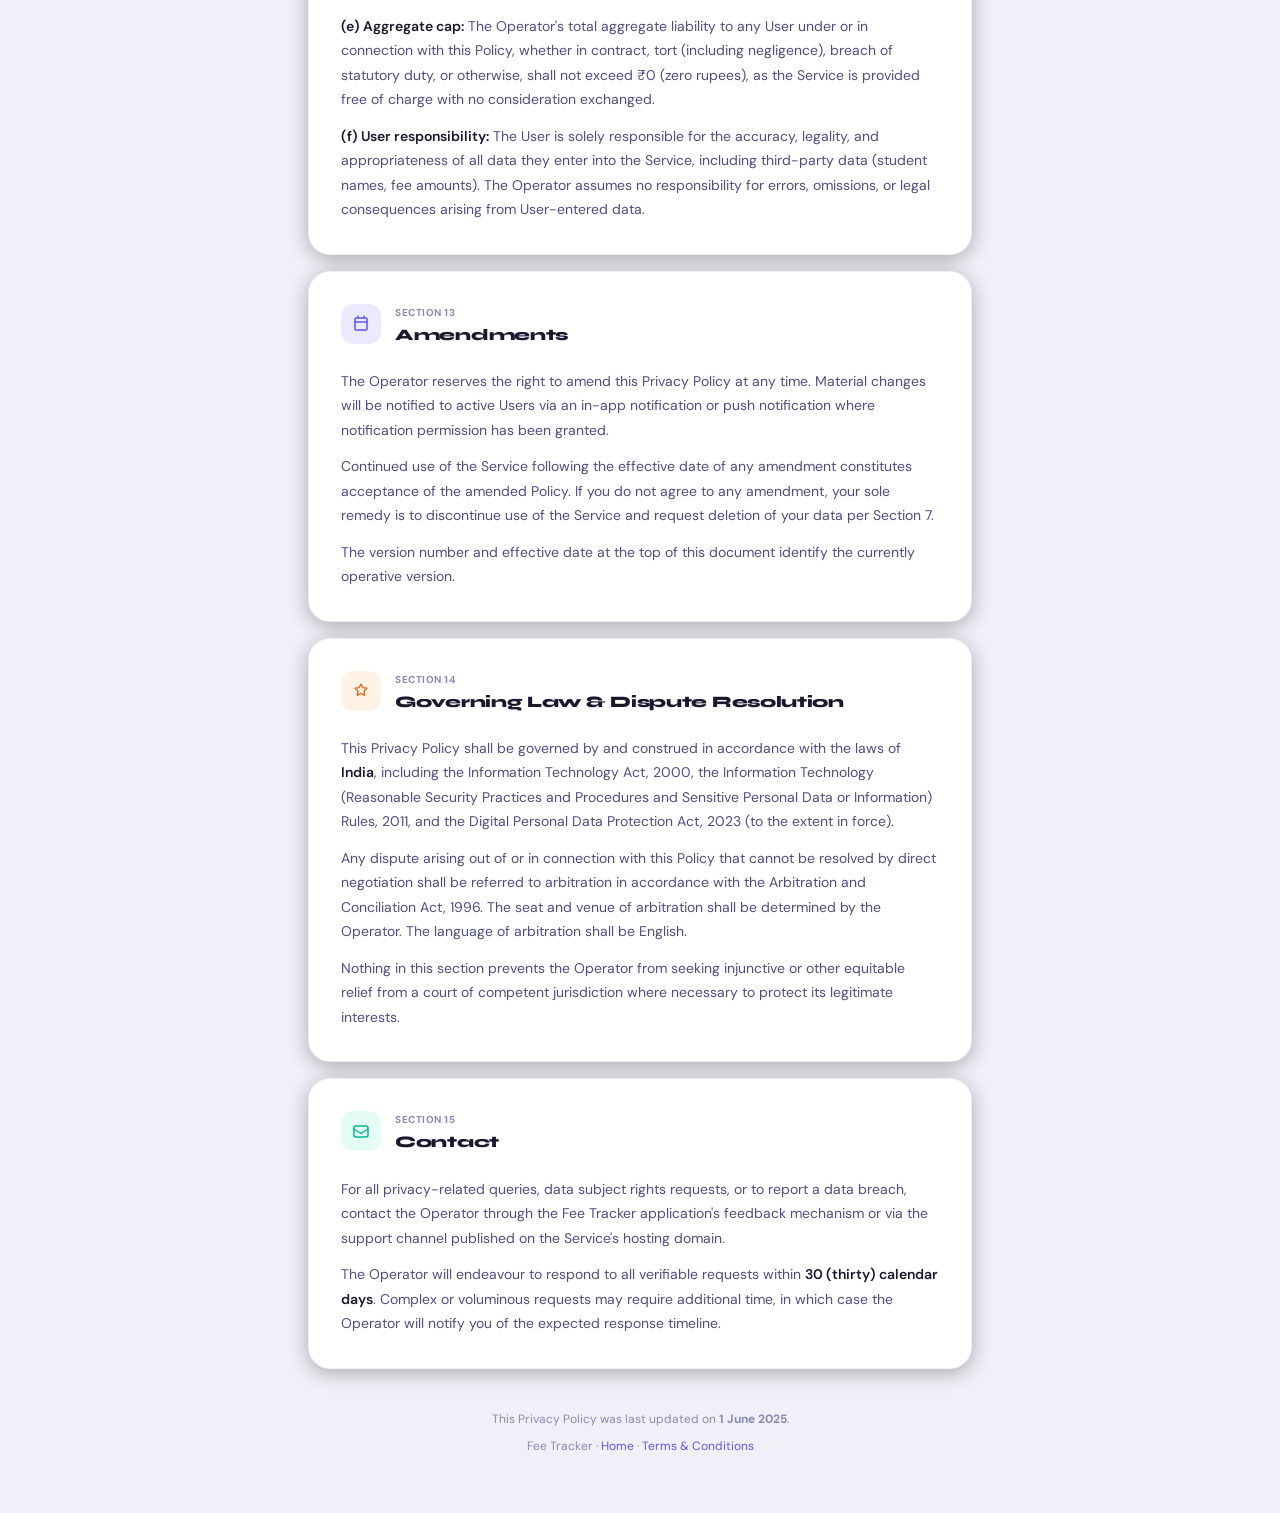
<file: privacy.html>
<!DOCTYPE html>
<html lang="en">
<head>
  <meta charset="UTF-8"/>
  <meta name="viewport" content="width=device-width, initial-scale=1.0, maximum-scale=1.0, user-scalable=no"/>
  <title>Privacy Policy — Fee Tracker</title>
  <meta name="description" content="Fee Tracker's Privacy Policy: what data we collect, why, how it's stored in Firebase, your rights, and how to request deletion.">
  <link rel="canonical" href="https://feetracker2.pages.dev/privacy.html">
  <meta property="og:type" content="article">
  <meta property="og:url" content="https://feetracker2.pages.dev/privacy.html">
  <meta property="og:title" content="Privacy Policy — Fee Tracker">
  <meta property="og:description" content="What data Fee Tracker collects, why, how it's stored, and your rights.">
  <meta property="og:image" content="https://feetracker2.pages.dev/icons/icon-512.png">
  <meta property="og:site_name" content="Fee Tracker">
  <link rel="manifest" href="manifest.json">
  <meta name="theme-color" content="#080812" media="(prefers-color-scheme: dark)">
  <meta name="theme-color" content="#f2f2fa" media="(prefers-color-scheme: light)">
  <meta name="apple-mobile-web-app-capable" content="yes">
  <meta name="apple-mobile-web-app-status-bar-style" content="black-translucent">
  <link rel="apple-touch-icon" href="icons/icon-192.png">
  <link href="https://fonts.googleapis.com/css2?family=Syne:wght@400;600;700;800&family=DM+Sans:ital,opsz,wght@0,9..40,300;0,9..40,400;0,9..40,500;0,9..40,600;1,9..40,400&display=swap" rel="stylesheet">
  <style>
    :root {
      --bg:#06060f; --surface:#0d0d1f; --surface2:#131328; --surface3:#1a1a35;
      --border:rgba(255,255,255,.065); --border2:rgba(255,255,255,.11);
      --accent:#7c6bff; --accent2:#ff6b9d; --accent3:#00d4aa; --accent4:#ff9a3c;
      --accent-dim:rgba(124,107,255,.13);
      --text:#eeeef8; --text2:#8a8ab5; --muted:#4a4a72;
      --red:#ff4d6d;
      --r-xl:22px; --r-lg:15px; --r-md:11px; --r-sm:7px;
      --card-shadow:0 1px 0 rgba(255,255,255,.04),0 4px 20px rgba(0,0,0,.3);
    }
    :root.light {
      --bg:#f0f0f8; --surface:#ffffff; --surface2:#e8e8f4; --surface3:#d8d8ee;
      --border:rgba(80,80,140,.09); --border2:rgba(80,80,140,.16);
      --accent:#6255e8; --accent2:#e8527a; --accent3:#00b894; --accent4:#e07020;
      --accent-dim:rgba(98,85,232,.12);
      --text:#18182e; --text2:#4e4e82; --muted:#8888b2;
      --red:#d63050;
    }
    *,*::before,*::after{box-sizing:border-box;margin:0;padding:0;}
    html{scroll-behavior:smooth;}
    body{font-family:'DM Sans',sans-serif;background:var(--bg);color:var(--text);min-height:100vh;overflow-x:hidden;font-size:15px;line-height:1.7;-webkit-font-smoothing:antialiased;}
    @keyframes ftSlideUp{from{opacity:0;transform:translateY(16px)}to{opacity:1;transform:translateY(0)}}
    @keyframes ftFadeIn{from{opacity:0}to{opacity:1}}

    .blob{position:fixed;border-radius:50%;filter:blur(80px);pointer-events:none;z-index:0;}
    .blob1{width:500px;height:500px;background:radial-gradient(circle,rgba(124,107,255,.13) 0%,transparent 70%);top:-120px;left:-120px;}
    .blob2{width:400px;height:400px;background:radial-gradient(circle,rgba(255,107,157,.09) 0%,transparent 70%);bottom:-80px;right:-80px;}

    .topbar{position:fixed;top:0;left:0;right:0;z-index:50;display:flex;align-items:center;gap:12px;padding:calc(env(safe-area-inset-top,16px) + 12px) 18px 12px;background:linear-gradient(180deg,var(--bg) 78%,transparent);backdrop-filter:blur(12px);-webkit-backdrop-filter:blur(12px);}
    .back-btn{width:38px;height:38px;border-radius:13px;background:var(--surface2);border:1px solid var(--border);color:var(--text2);display:flex;align-items:center;justify-content:center;cursor:pointer;flex-shrink:0;transition:background .15s,transform .12s;text-decoration:none;}
    .back-btn:active{transform:scale(.9);background:var(--surface3);}
    .topbar-info{flex:1;}
    .topbar-label{font-size:10px;color:var(--muted);letter-spacing:.4px;text-transform:uppercase;font-weight:600;}
    .topbar-title{font-family:'Syne',sans-serif;font-size:16px;font-weight:800;color:var(--text);letter-spacing:-.3px;}

    .logo-mark{width:32px;height:32px;border-radius:10px;background:linear-gradient(135deg,rgba(124,107,255,.22),rgba(255,107,157,.15));display:flex;align-items:center;justify-content:center;border:1.5px solid rgba(124,107,255,.3);flex-shrink:0;}
    .logo-mark span{font-size:17px;background:linear-gradient(140deg,#ffffff 0%,#c8baff 50%,#ff8fb8 100%);-webkit-background-clip:text;-webkit-text-fill-color:transparent;background-clip:text;font-weight:900;}

    .page{position:relative;z-index:1;padding:calc(env(safe-area-inset-top,16px) + 72px) 0 60px;max-width:720px;margin:0 auto;animation:ftFadeIn .35s ease both;}

    .hero{padding:0 20px 36px;text-align:center;animation:ftSlideUp .35s ease both;}
    .hero-logo{display:flex;align-items:center;justify-content:center;gap:12px;margin-bottom:20px;}
    .hero-icon{width:56px;height:56px;border-radius:18px;background:linear-gradient(135deg,rgba(124,107,255,.22),rgba(255,107,157,.15));display:flex;align-items:center;justify-content:center;border:1.5px solid rgba(124,107,255,.3);box-shadow:0 8px 32px rgba(124,107,255,.2);}
    .hero-icon span{font-size:30px;background:linear-gradient(140deg,#ffffff 0%,#c8baff 50%,#ff8fb8 100%);-webkit-background-clip:text;-webkit-text-fill-color:transparent;background-clip:text;font-weight:900;}
    .hero-wordmark{text-align:left;}
    .hero-wordmark-name{font-family:'Syne',sans-serif;font-size:22px;font-weight:800;letter-spacing:-.5px;background:linear-gradient(140deg,#ffffff 0%,#c8baff 55%,#ff8fb8 100%);-webkit-background-clip:text;-webkit-text-fill-color:transparent;background-clip:text;}
    .hero-wordmark-sub{font-size:10px;color:var(--muted);letter-spacing:4px;text-transform:uppercase;font-weight:600;}
    :root.light .hero-wordmark-name{background:linear-gradient(140deg,#18182e 0%,#6255e8 55%,#e8527a 100%);-webkit-background-clip:text;background-clip:text;}
    .hero-title{font-family:'Syne',sans-serif;font-size:28px;font-weight:800;letter-spacing:-.8px;margin-bottom:10px;color:var(--text);}
    .hero-meta{display:flex;align-items:center;justify-content:center;gap:16px;flex-wrap:wrap;}
    .hero-chip{display:inline-flex;align-items:center;gap:5px;background:var(--surface2);border:1px solid var(--border);border-radius:20px;padding:5px 12px;font-size:11px;color:var(--text2);font-weight:500;}
    .hero-chip svg{opacity:.7;}

    .content{padding:0 20px;}
    .card{background:var(--surface);border:1px solid var(--border);border-radius:var(--r-xl);padding:24px;margin-bottom:16px;box-shadow:var(--card-shadow);animation:ftSlideUp .35s ease both;}
    .card-header{display:flex;align-items:flex-start;gap:14px;margin-bottom:18px;}
    .card-icon{width:40px;height:40px;border-radius:12px;display:flex;align-items:center;justify-content:center;flex-shrink:0;}
    .card-icon.purple{background:rgba(124,107,255,.14);color:var(--accent);}
    .card-icon.pink{background:rgba(255,107,157,.12);color:var(--accent2);}
    .card-icon.teal{background:rgba(0,212,170,.1);color:var(--accent3);}
    .card-icon.orange{background:rgba(255,154,60,.12);color:var(--accent4);}
    .card-icon.red{background:rgba(255,77,109,.1);color:var(--red);}
    .card-title{font-family:'Syne',sans-serif;font-size:16px;font-weight:800;color:var(--text);letter-spacing:-.3px;margin-bottom:3px;}
    .card-num{font-size:10px;color:var(--muted);font-weight:700;letter-spacing:.5px;text-transform:uppercase;}

    .prose p{color:var(--text2);font-size:14px;line-height:1.75;margin-bottom:12px;}
    .prose p:last-child{margin-bottom:0;}
    .prose strong{color:var(--text);font-weight:600;}
    .prose em{color:var(--accent);font-style:normal;font-weight:600;}

    .data-table{width:100%;border-collapse:collapse;margin:12px 0;}
    .data-table th{font-size:10px;font-weight:700;letter-spacing:.5px;text-transform:uppercase;color:var(--muted);padding:8px 12px;text-align:left;border-bottom:1px solid var(--border);}
    .data-table td{font-size:13px;color:var(--text2);padding:10px 12px;border-bottom:1px solid var(--border);vertical-align:top;line-height:1.5;}
    .data-table td:first-child{color:var(--text);font-weight:500;white-space:nowrap;}
    .data-table tr:last-child td{border-bottom:none;}
    .data-table .badge{display:inline-block;background:var(--accent-dim);color:var(--accent);font-size:10px;font-weight:700;border-radius:6px;padding:2px 7px;letter-spacing:.3px;}
    .data-table .badge.teal{background:rgba(0,212,170,.1);color:var(--accent3);}
    .data-table .badge.orange{background:rgba(255,154,60,.1);color:var(--accent4);}

    .highlight-box{background:var(--accent-dim);border:1px solid rgba(124,107,255,.2);border-radius:var(--r-lg);padding:14px 16px;margin:14px 0;display:flex;align-items:flex-start;gap:10px;}
    .highlight-box.teal{background:rgba(0,212,170,.08);border-color:rgba(0,212,170,.2);}
    .highlight-box.orange{background:rgba(255,154,60,.08);border-color:rgba(255,154,60,.2);}
    .highlight-box svg{flex-shrink:0;margin-top:1px;}
    .highlight-box p{font-size:13px;color:var(--text2);line-height:1.6;margin:0;}
    .highlight-box strong{color:var(--text);}

    .divider{height:1px;background:var(--border);margin:6px 0 20px;}

    .toc{background:var(--surface2);border:1px solid var(--border);border-radius:var(--r-lg);padding:18px 20px;margin-bottom:20px;}
    .toc-title{font-family:'Syne',sans-serif;font-size:12px;font-weight:800;color:var(--muted);letter-spacing:.6px;text-transform:uppercase;margin-bottom:12px;}
    .toc-list{list-style:none;display:flex;flex-direction:column;gap:4px;}
    .toc-list a{font-size:13px;color:var(--text2);text-decoration:none;display:flex;align-items:center;gap:8px;padding:4px 0;transition:color .15s;}
    .toc-list a:hover{color:var(--accent);}
    .toc-list a::before{content:'';width:4px;height:4px;border-radius:50%;background:var(--accent);opacity:.5;flex-shrink:0;}

    .footer-note{text-align:center;padding:24px 20px 0;color:var(--muted);font-size:12px;line-height:1.8;}
    .footer-note a{color:var(--accent);text-decoration:none;}

    @media(min-width:680px){.card{padding:32px;}.content{padding:0 28px;}.hero{padding:0 28px 40px;}}
  </style>
  <script src="js/theme.js"></script>
</head>
<body>
  <div class="blob blob1"></div>
  <div class="blob blob2"></div>

  <div class="topbar">
    <a class="back-btn" href="index.html" aria-label="Back">
      <svg width="18" height="18" viewBox="0 0 18 18" fill="none"><path d="M11 4L6 9l5 5" stroke="currentColor" stroke-width="2" stroke-linecap="round" stroke-linejoin="round"/></svg>
    </a>
    <div class="topbar-info">
      <div class="topbar-label">Fee Tracker</div>
      <div class="topbar-title">Privacy Policy</div>
    </div>
  </div>

  <div class="page">
    <div class="hero">
      <div class="hero-logo">
        <div class="hero-icon" style="overflow:hidden;background:none;border:none;"><img src="icons/icon-192.png" alt="Fee Tracker" style="width:56px;height:56px;display:block;object-fit:cover;border-radius:18px;"></div>
        <div class="hero-wordmark">
          <div class="hero-wordmark-name">Fee Tracker</div>
          <div class="hero-wordmark-sub">Smart · Simple · Personal</div>
        </div>
      </div>
      <div class="hero-title">Privacy Policy</div>
      <div class="hero-meta">
        <span class="hero-chip"><svg width="12" height="12" viewBox="0 0 12 12" fill="none"><circle cx="6" cy="6" r="5" stroke="currentColor" stroke-width="1.3"/><path d="M6 4v3M6 8.5v.5" stroke="currentColor" stroke-width="1.3" stroke-linecap="round"/></svg>Effective 1 June 2025</span>
        <span class="hero-chip"><svg width="12" height="12" viewBox="0 0 12 12" fill="none"><path d="M6 1L7.5 4.5H11L8.5 6.5 9.5 10 6 8 2.5 10l1-3.5L1 4.5h3.5L6 1z" stroke="currentColor" stroke-width="1.2" stroke-linejoin="round"/></svg>Jurisdiction: India</span>
        <span class="hero-chip"><svg width="12" height="12" viewBox="0 0 12 12" fill="none"><rect x="1.5" y="2" width="9" height="8" rx="1.5" stroke="currentColor" stroke-width="1.3"/><path d="M4 5h4M4 7.5h2" stroke="currentColor" stroke-width="1.2" stroke-linecap="round"/></svg>v2.0</span>
      </div>
    </div>

    <div class="content">

      <div class="toc">
        <div class="toc-title">Contents</div>
        <ul class="toc-list">
          <li><a href="#s1">Definitions &amp; Interpretation</a></li>
          <li><a href="#s2">Data Controller Identity</a></li>
          <li><a href="#s3">Data We Collect</a></li>
          <li><a href="#s4">Legal Basis for Processing</a></li>
          <li><a href="#s5">Purpose &amp; Use of Data</a></li>
          <li><a href="#s6">Third-Party Sub-Processors</a></li>
          <li><a href="#s7">Data Retention &amp; Deletion</a></li>
          <li><a href="#s8">Security Measures</a></li>
          <li><a href="#s9">User Rights</a></li>
          <li><a href="#s10">Cookies &amp; Local Storage</a></li>
          <li><a href="#s11">Children's Privacy</a></li>
          <li><a href="#s12">Limitation of Liability</a></li>
          <li><a href="#s13">Amendments</a></li>
          <li><a href="#s14">Governing Law</a></li>
          <li><a href="#s15">Contact</a></li>
        </ul>
      </div>

      <div class="highlight-box orange">
        <svg width="16" height="16" viewBox="0 0 16 16" fill="none"><path d="M8 2L1.5 13h13L8 2z" stroke="var(--accent4)" stroke-width="1.5" stroke-linejoin="round"/><path d="M8 7v3" stroke="var(--accent4)" stroke-width="1.5" stroke-linecap="round"/><circle cx="8" cy="11.5" r=".8" fill="var(--accent4)"/></svg>
        <p><strong>Plain-language summary:</strong> Fee Tracker stores your fee and payment records in Firebase (Google Cloud). We do not sell your data, show ads, or share your information with third parties for commercial purposes. The operator is not liable for data loss, service interruptions, or consequential damages arising from your use of the Service.</p>
      </div>

      <div id="s1" class="card">
        <div class="card-header">
          <div class="card-icon purple"><svg width="18" height="18" viewBox="0 0 18 18" fill="none"><rect x="2" y="2" width="14" height="14" rx="3" stroke="currentColor" stroke-width="1.5"/><path d="M5 9h8M5 6h5M5 12h3" stroke="currentColor" stroke-width="1.4" stroke-linecap="round"/></svg></div>
          <div><div class="card-num">Section 1</div><div class="card-title">Definitions &amp; Interpretation</div></div>
        </div>
        <div class="prose">
          <p>In this Privacy Policy, the following terms shall have the meanings ascribed to them below unless the context otherwise requires:</p>
          <p><strong>"Service"</strong> means the Fee Tracker web application, progressive web application (PWA), and all associated features accessible at the domain on which this Policy is published.</p>
          <p><strong>"Operator"</strong> means the individual or entity that deploys, hosts, and maintains the Service. The Operator is the Data Controller as defined under applicable data protection law.</p>
          <p><strong>"User"</strong> means any natural person who accesses, registers for, or uses the Service in any capacity, including as a student or teacher.</p>
          <p><strong>"Personal Data"</strong> means any information relating to an identified or identifiable natural person, as defined under applicable law including the Information Technology Act, 2000 (India) and the Digital Personal Data Protection Act, 2023 (DPDPA).</p>
          <p><strong>"Processing"</strong> means any operation performed on Personal Data, including collection, storage, use, transmission, and deletion.</p>
          <p><strong>"Firebase"</strong> means Google Firebase, a cloud platform provided by Google LLC, used as the Service's backend infrastructure for authentication, database, and messaging services.</p>
          <p><strong>"IndexedDB / IDB"</strong> means the browser-native client-side database used for offline caching of Service data on the User's device.</p>
        </div>
      </div>

      <div id="s2" class="card">
        <div class="card-header">
          <div class="card-icon purple"><svg width="18" height="18" viewBox="0 0 18 18" fill="none"><circle cx="9" cy="6" r="3" stroke="currentColor" stroke-width="1.5"/><path d="M3 15c0-3.314 2.686-6 6-6s6 2.686 6 6" stroke="currentColor" stroke-width="1.5" stroke-linecap="round"/></svg></div>
          <div><div class="card-num">Section 2</div><div class="card-title">Data Controller Identity</div></div>
        </div>
        <div class="prose">
          <p>The Service is operated by an independent developer ("Operator"). The Operator acts as the Data Controller in respect of Personal Data collected through the Service. The Operator's contact information is available in Section 15 of this Policy.</p>
          <p>The Operator is <strong>not</strong> affiliated with, endorsed by, or a subsidiary of Google LLC, Alphabet Inc., or any of their subsidiaries. Firebase and Google Sign-In are third-party services subject to Google's own privacy policies.</p>
          <p>The Operator does not employ staff dedicated to data processing. All Personal Data is processed automatically by the technical infrastructure described herein, without manual review except where legally required.</p>
        </div>
      </div>

      <div id="s3" class="card">
        <div class="card-header">
          <div class="card-icon teal"><svg width="18" height="18" viewBox="0 0 18 18" fill="none"><path d="M3 14V7l6-4 6 4v7" stroke="currentColor" stroke-width="1.5" stroke-linecap="round" stroke-linejoin="round"/><rect x="7" y="10" width="4" height="4" rx="1" stroke="currentColor" stroke-width="1.3"/></svg></div>
          <div><div class="card-num">Section 3</div><div class="card-title">Data We Collect</div></div>
        </div>
        <div class="prose">
          <p>The Service collects the following categories of data:</p>
        </div>
        <table class="data-table">
          <thead><tr><th>Data Category</th><th>Specific Items</th><th>Source</th><th>Nature</th></tr></thead>
          <tbody>
            <tr><td>Identity Data</td><td>Display name, email address, profile photo URL, Google UID</td><td>Google OAuth 2.0</td><td class="badge">Personal</td></tr>
            <tr><td>Role Data</td><td>User role (student / teacher), subject list, class list</td><td>User input</td><td class="badge">Personal</td></tr>
            <tr><td>Fee Records</td><td>Teacher names, fee amounts, payment dates, batch names, student names added by the User</td><td>User input</td><td class="badge">Personal</td></tr>
            <tr><td>Payment History</td><td>Timestamps, amounts, payment type, partial balance</td><td>User input</td><td class="badge">Personal</td></tr>
            <tr><td>Device Data</td><td>Stable device identifier (localStorage), browser locale, time zone (derived)</td><td>Browser API</td><td class="badge orange">Pseudonymous</td></tr>
            <tr><td>Push Token</td><td>FCM device token for push notifications (if permission granted)</td><td>Firebase Messaging</td><td class="badge orange">Pseudonymous</td></tr>
            <tr><td>Usage Metadata</td><td>Cache timestamps, sync timestamps, offline queue state</td><td>Service internals</td><td class="badge teal">Technical</td></tr>
          </tbody>
        </table>
        <div class="prose">
          <p>The Service does <strong>not</strong> collect: precise geolocation, biometric data, financial account numbers, government-issued identification, or any special categories of Personal Data as defined under applicable law.</p>
          <p>Student names and fee data entered by a teacher-role User relate to third parties. The teacher-role User is solely responsible for obtaining any necessary consents from those third parties prior to entering their information into the Service.</p>
        </div>
      </div>

      <div id="s4" class="card">
        <div class="card-header">
          <div class="card-icon orange"><svg width="18" height="18" viewBox="0 0 18 18" fill="none"><path d="M9 2l1.8 5.5H17l-4.9 3.6 1.8 5.6L9 13.1l-4.9 3.6 1.8-5.6L1 7.5h6.2L9 2z" stroke="currentColor" stroke-width="1.4" stroke-linejoin="round"/></svg></div>
          <div><div class="card-num">Section 4</div><div class="card-title">Legal Basis for Processing</div></div>
        </div>
        <div class="prose">
          <p>Processing of Personal Data is carried out under the following legal bases:</p>
          <p><strong>Contractual necessity (Article 6(1)(b) GDPR equivalent / DPDPA §4):</strong> Processing Identity Data, Role Data, Fee Records, and Payment History is necessary to perform the Service as agreed when the User creates an account.</p>
          <p><strong>Legitimate interests:</strong> Processing Device Data and Usage Metadata is carried out on the basis of the Operator's legitimate interest in maintaining the security, reliability, and offline functionality of the Service. This interest is not overridden by the rights and freedoms of Users.</p>
          <p><strong>Consent:</strong> Processing of Push Tokens and delivery of push notifications is based on the User's explicit, revocable consent granted through the browser's Notification Permission API. Withdrawal of consent can be effected at any time through the device or browser notification settings without affecting the lawfulness of prior processing.</p>
        </div>
      </div>

      <div id="s5" class="card">
        <div class="card-header">
          <div class="card-icon purple"><svg width="18" height="18" viewBox="0 0 18 18" fill="none"><circle cx="9" cy="9" r="7" stroke="currentColor" stroke-width="1.5"/><path d="M9 6v3.5l2.5 1.5" stroke="currentColor" stroke-width="1.5" stroke-linecap="round" stroke-linejoin="round"/></svg></div>
          <div><div class="card-num">Section 5</div><div class="card-title">Purpose &amp; Use of Data</div></div>
        </div>
        <div class="prose">
          <p>Personal Data is used exclusively for the following purposes and is not processed in any manner incompatible with those purposes:</p>
          <p><strong>(a) Authentication:</strong> Verifying User identity via Google Sign-In to grant access to User-specific data.</p>
          <p><strong>(b) Core Service functionality:</strong> Storing, retrieving, and displaying fee records, payment histories, and batch information as entered by the User.</p>
          <p><strong>(c) Offline capability:</strong> Caching data to the User's device (IndexedDB, localStorage) so the Service remains functional without an active internet connection.</p>
          <p><strong>(d) Notifications:</strong> Sending push notifications for fee due-date reminders and payment receipts, where notification permission has been granted.</p>
          <p><strong>(e) Service integrity:</strong> Replaying offline write queues upon reconnection; detecting and resolving data synchronisation conflicts.</p>
          <p>The Operator does not use Personal Data for: targeted advertising, profiling, automated decision-making with legal or similarly significant effects, sale or rental to third parties, or any purpose not listed above.</p>
        </div>
      </div>

      <div id="s6" class="card">
        <div class="card-header">
          <div class="card-icon pink"><svg width="18" height="18" viewBox="0 0 18 18" fill="none"><path d="M3 9a6 6 0 0 1 12 0" stroke="currentColor" stroke-width="1.5" stroke-linecap="round"/><circle cx="3" cy="9" r="2" stroke="currentColor" stroke-width="1.3"/><circle cx="15" cy="9" r="2" stroke="currentColor" stroke-width="1.3"/><circle cx="9" cy="15" r="2" stroke="currentColor" stroke-width="1.3"/><path d="M9 13v-4" stroke="currentColor" stroke-width="1.3" stroke-linecap="round"/></svg></div>
          <div><div class="card-num">Section 6</div><div class="card-title">Third-Party Sub-Processors</div></div>
        </div>
        <div class="prose">
          <p>The Service relies on the following third-party sub-processors. Personal Data may be transmitted to and processed by these entities as described:</p>
        </div>
        <table class="data-table">
          <thead><tr><th>Sub-Processor</th><th>Purpose</th><th>Data Shared</th><th>Location</th></tr></thead>
          <tbody>
            <tr><td>Google Firebase<br><small style="color:var(--muted)">google.com</small></td><td>Authentication, Firestore database, Cloud Messaging</td><td>All Personal Data</td><td>Global (Google Cloud)</td></tr>
            <tr><td>Google Fonts<br><small style="color:var(--muted)">fonts.googleapis.com</small></td><td>Web font delivery</td><td>IP address (transient)</td><td>Global CDN</td></tr>
            <tr><td>Cloudflare<br><small style="color:var(--muted)">cdnjs.cloudflare.com</small></td><td>Chart.js &amp; SheetJS CDN</td><td>IP address (transient)</td><td>Global CDN</td></tr>
          </tbody>
        </table>
        <div class="prose">
          <p>Google Firebase processes Personal Data pursuant to Google's Data Processing Addendum and applicable contractual obligations. The Operator has no control over Google's internal data handling practices beyond the contractual terms accepted at the time of Firebase project creation.</p>
          <p>The Operator is <em>not liable</em> for any breach, loss, disclosure, or misuse of Personal Data by any sub-processor, including Google Firebase, where such event occurs within the sub-processor's own infrastructure or is attributable to the sub-processor's acts or omissions.</p>
          <p>No Personal Data is shared with analytics platforms, advertising networks, or social media trackers. There are no third-party tracking scripts of any kind embedded in the Service.</p>
        </div>
      </div>

      <div id="s7" class="card">
        <div class="card-header">
          <div class="card-icon teal"><svg width="18" height="18" viewBox="0 0 18 18" fill="none"><path d="M4 6h10M6 6V4a1 1 0 0 1 1-1h4a1 1 0 0 1 1 1v2M7 9v5M11 9v5M3 6l1 9a1 1 0 0 0 1 1h8a1 1 0 0 0 1-1l1-9" stroke="currentColor" stroke-width="1.5" stroke-linecap="round" stroke-linejoin="round"/></svg></div>
          <div><div class="card-num">Section 7</div><div class="card-title">Data Retention &amp; Deletion</div></div>
        </div>
        <div class="prose">
          <p><strong>Active accounts:</strong> Personal Data is retained in Firestore for as long as the User maintains an active account with the Service.</p>
          <p><strong>Account deletion:</strong> Users may request deletion of their account and all associated Personal Data by signing out and submitting a deletion request to the contact address in Section 15. The Operator shall effect deletion within 30 (thirty) days of a verifiable request. Deletion encompasses all Firestore documents under the User's UID path.</p>
          <p><strong>Client-side data:</strong> Data cached in the User's browser (IndexedDB, localStorage, Service Worker cache) is purged automatically upon sign-out (Service Worker <code>CLEAR_CACHE</code> and <code>PURGE_QUEUE</code> messages are dispatched). Users may also clear this data manually via browser settings at any time.</p>
          <p><strong>Push tokens:</strong> FCM device tokens stored in Firestore are deleted upon sign-out or upon revocation of notification permissions as detected by the Service.</p>
          <p><strong>Backup and disaster recovery:</strong> Firebase may retain data in backup snapshots for a period governed by Google's own retention policies, beyond the Operator's control. The Operator does not independently operate backups of Firestore data.</p>
        </div>
      </div>

      <div id="s8" class="card">
        <div class="card-header">
          <div class="card-icon purple"><svg width="18" height="18" viewBox="0 0 18 18" fill="none"><path d="M9 2L3 5v5c0 3.5 2.5 6.3 6 7 3.5-.7 6-3.5 6-7V5L9 2z" stroke="currentColor" stroke-width="1.5" stroke-linejoin="round"/><path d="M6.5 9l2 2 3-3" stroke="currentColor" stroke-width="1.4" stroke-linecap="round" stroke-linejoin="round"/></svg></div>
          <div><div class="card-num">Section 8</div><div class="card-title">Security Measures</div></div>
        </div>
        <div class="prose">
          <p>The following technical and organisational measures are in place to protect Personal Data:</p>
          <p><strong>Transport encryption:</strong> All data transmitted between the User's device and Firebase servers is encrypted using TLS 1.2 or higher.</p>
          <p><strong>Firebase Security Rules:</strong> Firestore access is governed by Firebase Security Rules that restrict read and write operations to the authenticated owner of each data path (<code>/users/{uid}/</code>). No User can access another User's data through the Service's Firestore configuration.</p>
          <p><strong>Firebase App Check:</strong> reCAPTCHA v3-based App Check is enforced to prevent abuse of Firebase resources by unauthorised clients.</p>
          <p><strong>Authentication:</strong> User authentication is delegated entirely to Google's OAuth 2.0 infrastructure. The Service does not store passwords.</p>
          <p><strong>Client-side isolation:</strong> Locally cached data is keyed by UID and is not accessible to other origins or browser tabs by virtue of the Same-Origin Policy.</p>
          <p>Notwithstanding the foregoing, <em>no security measure is infallible.</em> The Operator cannot guarantee absolute security of data transmitted over public networks or stored in third-party infrastructure. The Operator is not liable for security incidents that originate within Firebase's or Google's infrastructure.</p>
        </div>
      </div>

      <div id="s9" class="card">
        <div class="card-header">
          <div class="card-icon teal"><svg width="18" height="18" viewBox="0 0 18 18" fill="none"><circle cx="9" cy="9" r="7" stroke="currentColor" stroke-width="1.5"/><path d="M9 6h.01M8 9h1v4" stroke="currentColor" stroke-width="1.5" stroke-linecap="round"/></svg></div>
          <div><div class="card-num">Section 9</div><div class="card-title">User Rights</div></div>
        </div>
        <div class="prose">
          <p>Subject to applicable law, Users have the following rights in respect of their Personal Data:</p>
          <p><strong>Right of access:</strong> You may request a summary of Personal Data held about you. As the Service displays your data in real time through the application interface, most data is directly accessible without a formal request.</p>
          <p><strong>Right to rectification:</strong> You may correct inaccurate Personal Data at any time through the in-app profile and data editing interfaces.</p>
          <p><strong>Right to erasure ("right to be forgotten"):</strong> You may request deletion of your account and all associated data as described in Section 7.</p>
          <p><strong>Right to data portability:</strong> The Service provides CSV and XLSX export functionality for payment history data, enabling data portability in machine-readable formats.</p>
          <p><strong>Right to withdraw consent:</strong> Where processing is based on consent (push notifications), you may withdraw consent at any time through device or browser settings.</p>
          <p><strong>Right to lodge a complaint:</strong> If you believe your data protection rights have been violated, you may lodge a complaint with the relevant data protection authority in your jurisdiction. For Users in India, this is the Data Protection Board of India established under the DPDPA 2023.</p>
          <p>To exercise rights not addressable through the in-app interface, contact the Operator via the address in Section 15. The Operator will respond within 30 days. The Operator reserves the right to verify your identity before acting on a request.</p>
        </div>
      </div>

      <div id="s10" class="card">
        <div class="card-header">
          <div class="card-icon orange"><svg width="18" height="18" viewBox="0 0 18 18" fill="none"><path d="M3 9a6 6 0 0 0 12 0" stroke="currentColor" stroke-width="1.5" stroke-linecap="round"/><path d="M3 9H1M17 9h-2M9 3V1M9 17v-2" stroke="currentColor" stroke-width="1.4" stroke-linecap="round"/></svg></div>
          <div><div class="card-num">Section 10</div><div class="card-title">Cookies &amp; Local Storage</div></div>
        </div>
        <div class="prose">
          <p>The Service does not use browser cookies for tracking or advertising purposes.</p>
          <p>The Service uses the following browser storage mechanisms, all of which are strictly necessary for Service functionality:</p>
          <p><strong>localStorage:</strong> Stores User UID (for offline boot), theme preference (<code>ft_theme</code>), and PWA installation state flags. No personal tracking data is stored in localStorage.</p>
          <p><strong>IndexedDB (<code>fee-tracker-cache</code>):</strong> Stores a local cache of Firestore data (teachers, batches, payments, profile) to enable offline access. Data is keyed by UID and automatically cleared on sign-out.</p>
          <p><strong>Service Worker cache storage:</strong> Stores application shell assets (HTML, CSS, JS, images) for offline PWA functionality. No Personal Data is stored in the Service Worker cache.</p>
          <p>All client-side storage is automatically cleared on sign-out. Users may also clear all stored data at any time through their browser's storage management settings without affecting their Firestore data.</p>
        </div>
      </div>

      <div id="s11" class="card">
        <div class="card-header">
          <div class="card-icon pink"><svg width="18" height="18" viewBox="0 0 18 18" fill="none"><circle cx="9" cy="7" r="3.5" stroke="currentColor" stroke-width="1.5"/><path d="M2 16c0-3 3.1-5.5 7-5.5s7 2.5 7 5.5" stroke="currentColor" stroke-width="1.5" stroke-linecap="round"/></svg></div>
          <div><div class="card-num">Section 11</div><div class="card-title">Children's Privacy</div></div>
        </div>
        <div class="prose">
          <p>The Service is not directed at children under the age of 13 (or such higher age as applicable under local law). The Operator does not knowingly collect Personal Data from children under this age threshold.</p>
          <p>Where a teacher-role User enters the name or other details of a student who is a minor, the teacher-role User warrants that they have obtained all necessary parental or guardian consents required by applicable law prior to doing so. The Operator bears no responsibility for data entered relating to minors by teacher-role Users.</p>
          <p>If you are a parent or guardian and believe your child's data has been collected without appropriate consent, please contact the Operator via Section 15 to request deletion.</p>
        </div>
      </div>

      <div id="s12" class="card">
        <div class="card-header">
          <div class="card-icon red"><svg width="18" height="18" viewBox="0 0 18 18" fill="none"><path d="M9 2L1.5 15h15L9 2z" stroke="currentColor" stroke-width="1.5" stroke-linejoin="round"/><path d="M9 8v4" stroke="currentColor" stroke-width="1.5" stroke-linecap="round"/><circle cx="9" cy="13.5" r=".8" fill="currentColor"/></svg></div>
          <div><div class="card-num">Section 12</div><div class="card-title">Limitation of Liability</div></div>
        </div>
        <div class="highlight-box orange">
          <svg width="16" height="16" viewBox="0 0 16 16" fill="none"><path d="M8 2L1.5 13h13L8 2z" stroke="var(--accent4)" stroke-width="1.5" stroke-linejoin="round"/><path d="M8 7v3" stroke="var(--accent4)" stroke-width="1.5" stroke-linecap="round"/><circle cx="8" cy="11.5" r=".8" fill="var(--accent4)"/></svg>
          <p>This section contains important limitations on the Operator's liability. Please read it carefully.</p>
        </div>
        <div class="prose">
          <p>To the maximum extent permitted by applicable law:</p>
          <p><strong>(a) No warranty:</strong> The Service is provided "as is" and "as available" without warranty of any kind, express or implied, including but not limited to warranties of merchantability, fitness for a particular purpose, accuracy, reliability, or non-infringement.</p>
          <p><strong>(b) Data loss:</strong> The Operator shall not be liable for any loss, corruption, or unavailability of Personal Data or User-entered data arising from: Firebase infrastructure failures, network disruptions, browser storage limitations, device loss or failure, or any force majeure event.</p>
          <p><strong>(c) Third-party breaches:</strong> The Operator shall not be liable for any data breach, unauthorised access, or disclosure of Personal Data that occurs within Google Firebase's or any other sub-processor's infrastructure.</p>
          <p><strong>(d) Consequential damages:</strong> In no event shall the Operator be liable for any indirect, incidental, special, punitive, or consequential damages whatsoever, including but not limited to loss of profits, loss of data, business interruption, or reputational harm, even if advised of the possibility of such damages.</p>
          <p><strong>(e) Aggregate cap:</strong> The Operator's total aggregate liability to any User under or in connection with this Policy, whether in contract, tort (including negligence), breach of statutory duty, or otherwise, shall not exceed ₹0 (zero rupees), as the Service is provided free of charge with no consideration exchanged.</p>
          <p><strong>(f) User responsibility:</strong> The User is solely responsible for the accuracy, legality, and appropriateness of all data they enter into the Service, including third-party data (student names, fee amounts). The Operator assumes no responsibility for errors, omissions, or legal consequences arising from User-entered data.</p>
        </div>
      </div>

      <div id="s13" class="card">
        <div class="card-header">
          <div class="card-icon purple"><svg width="18" height="18" viewBox="0 0 18 18" fill="none"><path d="M14 3H4a1 1 0 0 0-1 1v10a1 1 0 0 0 1 1h10a1 1 0 0 0 1-1V4a1 1 0 0 0-1-1z" stroke="currentColor" stroke-width="1.5"/><path d="M12 3V1M6 3V1M3 7h12" stroke="currentColor" stroke-width="1.4" stroke-linecap="round"/></svg></div>
          <div><div class="card-num">Section 13</div><div class="card-title">Amendments</div></div>
        </div>
        <div class="prose">
          <p>The Operator reserves the right to amend this Privacy Policy at any time. Material changes will be notified to active Users via an in-app notification or push notification where notification permission has been granted.</p>
          <p>Continued use of the Service following the effective date of any amendment constitutes acceptance of the amended Policy. If you do not agree to any amendment, your sole remedy is to discontinue use of the Service and request deletion of your data per Section 7.</p>
          <p>The version number and effective date at the top of this document identify the currently operative version.</p>
        </div>
      </div>

      <div id="s14" class="card">
        <div class="card-header">
          <div class="card-icon orange"><svg width="18" height="18" viewBox="0 0 18 18" fill="none"><path d="M9 2l1.8 3.6L15 6.3l-3 2.9.7 4.2L9 11.3l-3.7 2.1.7-4.2L3 6.3l4.2-.7L9 2z" stroke="currentColor" stroke-width="1.4" stroke-linejoin="round"/></svg></div>
          <div><div class="card-num">Section 14</div><div class="card-title">Governing Law &amp; Dispute Resolution</div></div>
        </div>
        <div class="prose">
          <p>This Privacy Policy shall be governed by and construed in accordance with the laws of <strong>India</strong>, including the Information Technology Act, 2000, the Information Technology (Reasonable Security Practices and Procedures and Sensitive Personal Data or Information) Rules, 2011, and the Digital Personal Data Protection Act, 2023 (to the extent in force).</p>
          <p>Any dispute arising out of or in connection with this Policy that cannot be resolved by direct negotiation shall be referred to arbitration in accordance with the Arbitration and Conciliation Act, 1996. The seat and venue of arbitration shall be determined by the Operator. The language of arbitration shall be English.</p>
          <p>Nothing in this section prevents the Operator from seeking injunctive or other equitable relief from a court of competent jurisdiction where necessary to protect its legitimate interests.</p>
        </div>
      </div>

      <div id="s15" class="card">
        <div class="card-header">
          <div class="card-icon teal"><svg width="18" height="18" viewBox="0 0 18 18" fill="none"><rect x="2" y="4" width="14" height="11" rx="2" stroke="currentColor" stroke-width="1.5"/><path d="M2 7l7 4.5L16 7" stroke="currentColor" stroke-width="1.4" stroke-linecap="round"/></svg></div>
          <div><div class="card-num">Section 15</div><div class="card-title">Contact</div></div>
        </div>
        <div class="prose">
          <p>For all privacy-related queries, data subject rights requests, or to report a data breach, contact the Operator through the Fee Tracker application's feedback mechanism or via the support channel published on the Service's hosting domain.</p>
          <p>The Operator will endeavour to respond to all verifiable requests within <strong>30 (thirty) calendar days</strong>. Complex or voluminous requests may require additional time, in which case the Operator will notify you of the expected response timeline.</p>
        </div>
      </div>

      <div class="footer-note">
        <p>This Privacy Policy was last updated on <strong>1 June 2025</strong>.</p>
        <p style="margin-top:6px;">Fee Tracker · <a href="index.html">Home</a> · <a href="terms.html">Terms &amp; Conditions</a></p>
      </div>

    </div>
  </div>
</body>
</html>
</file>
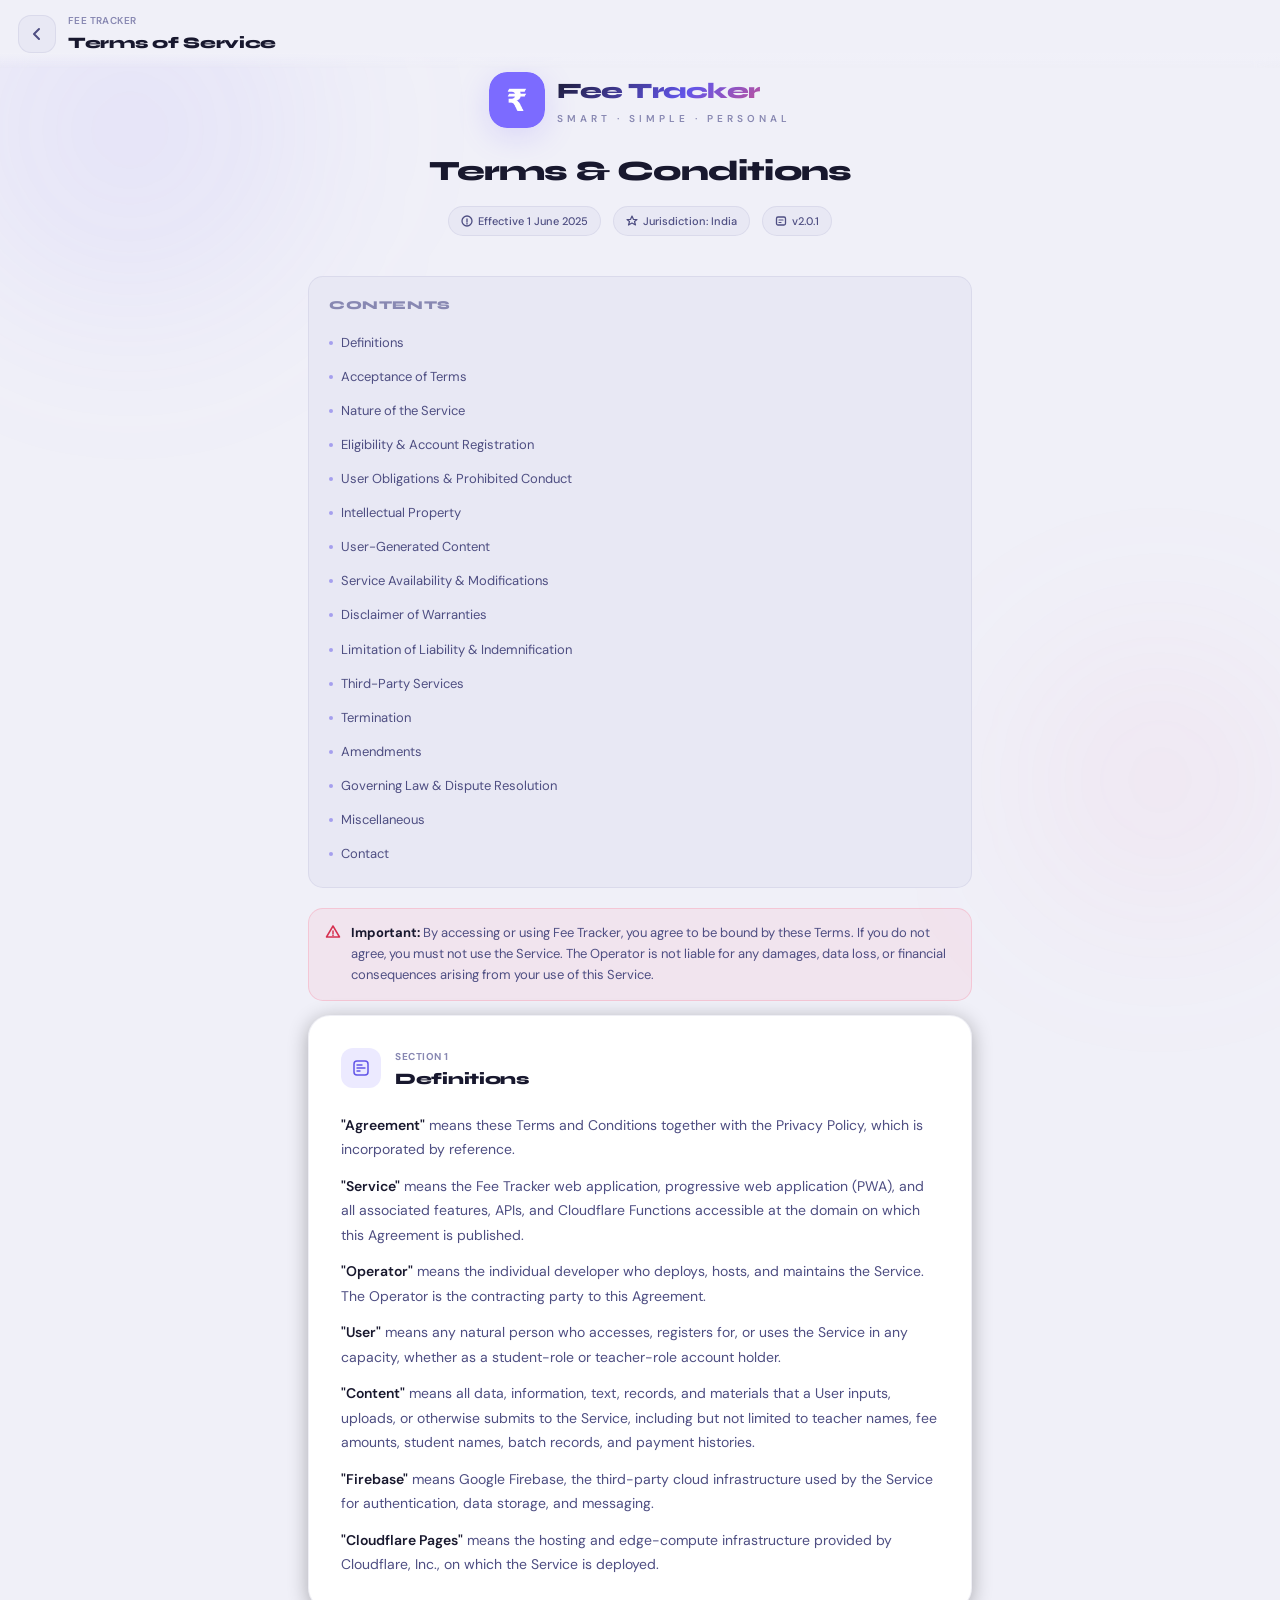
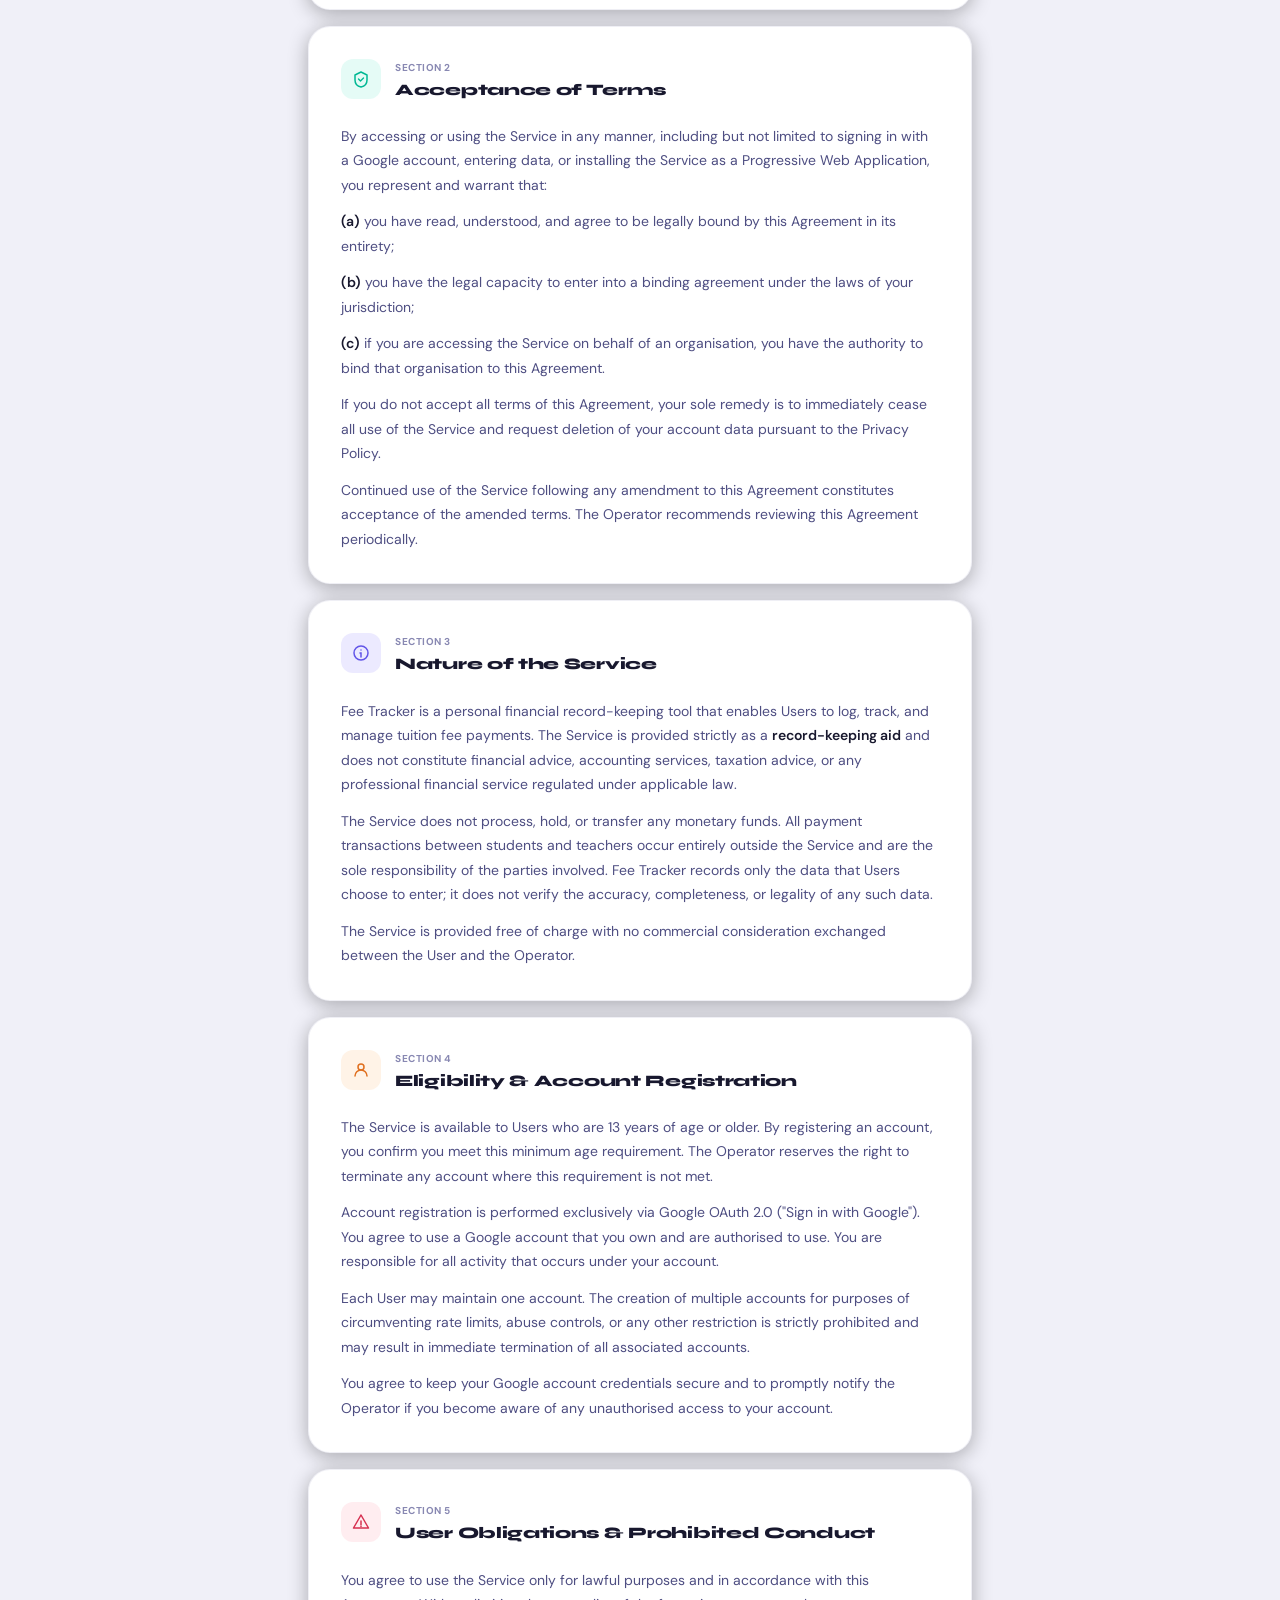
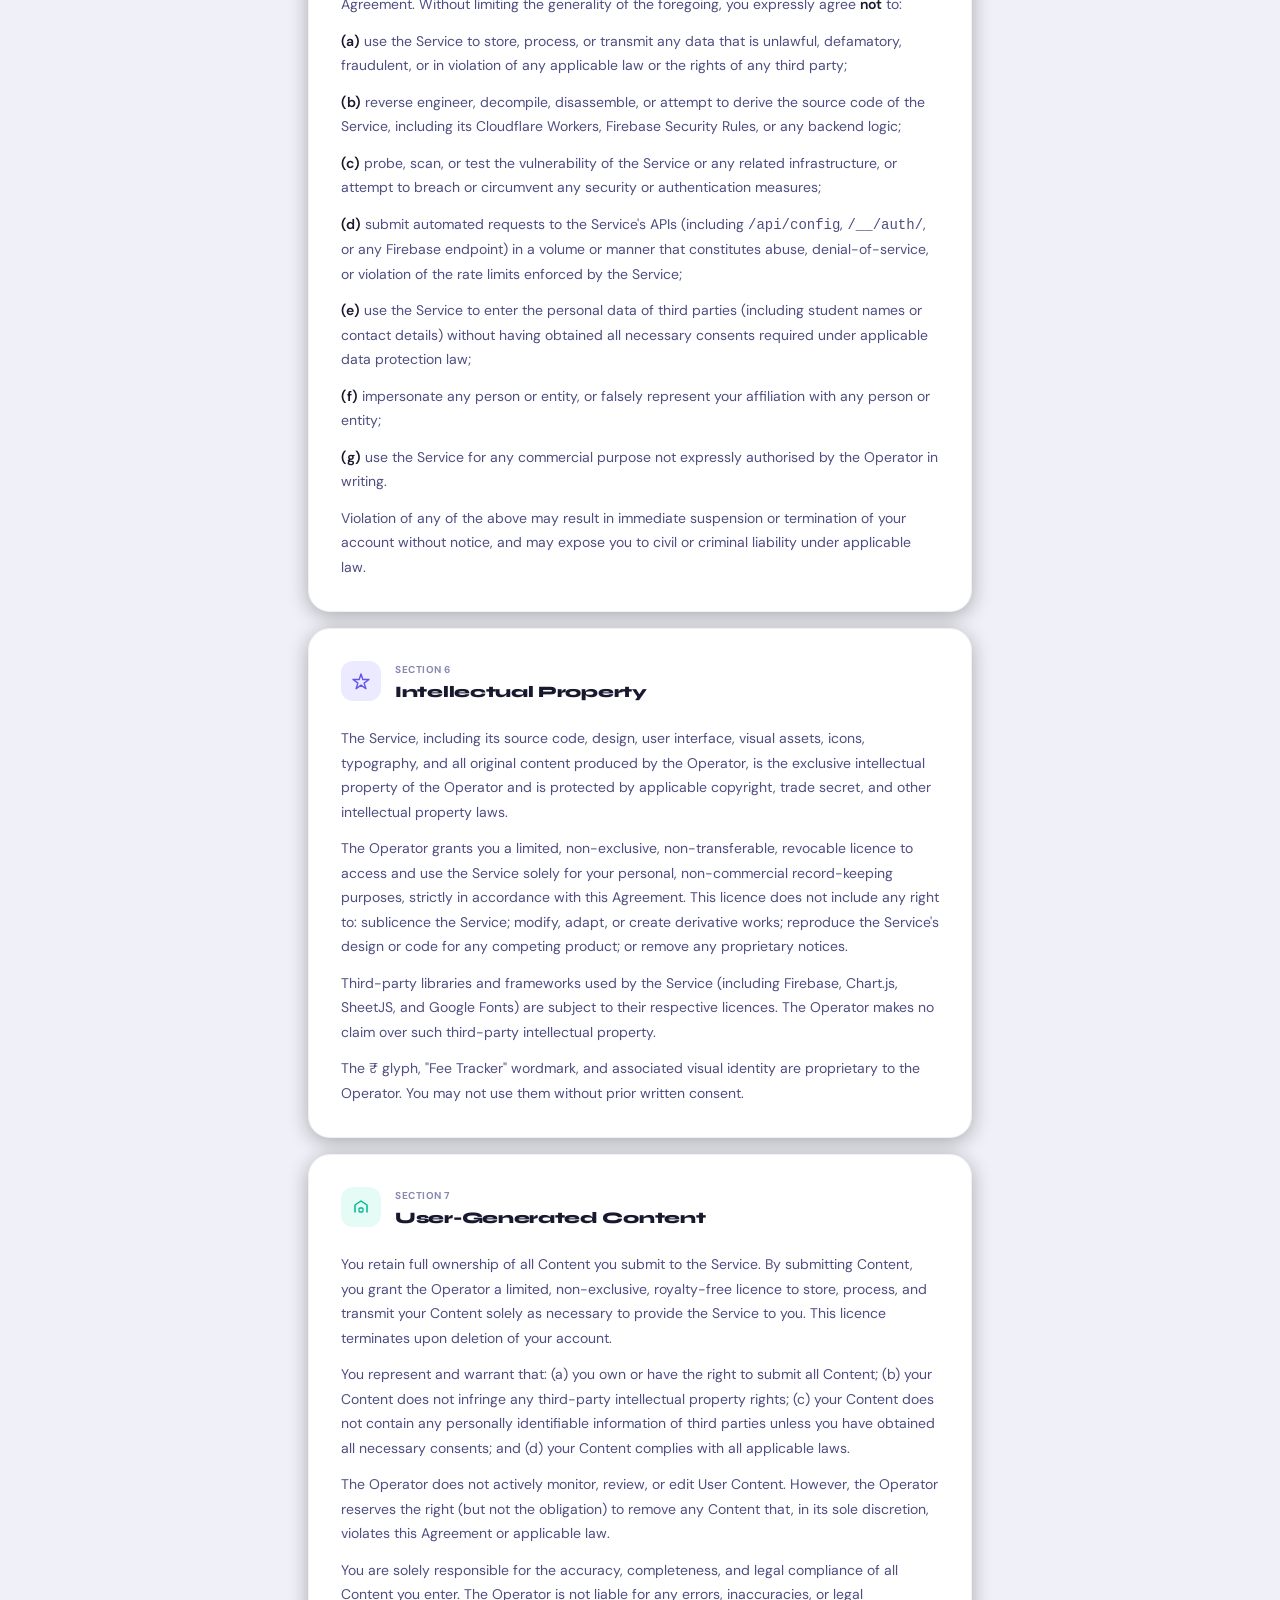
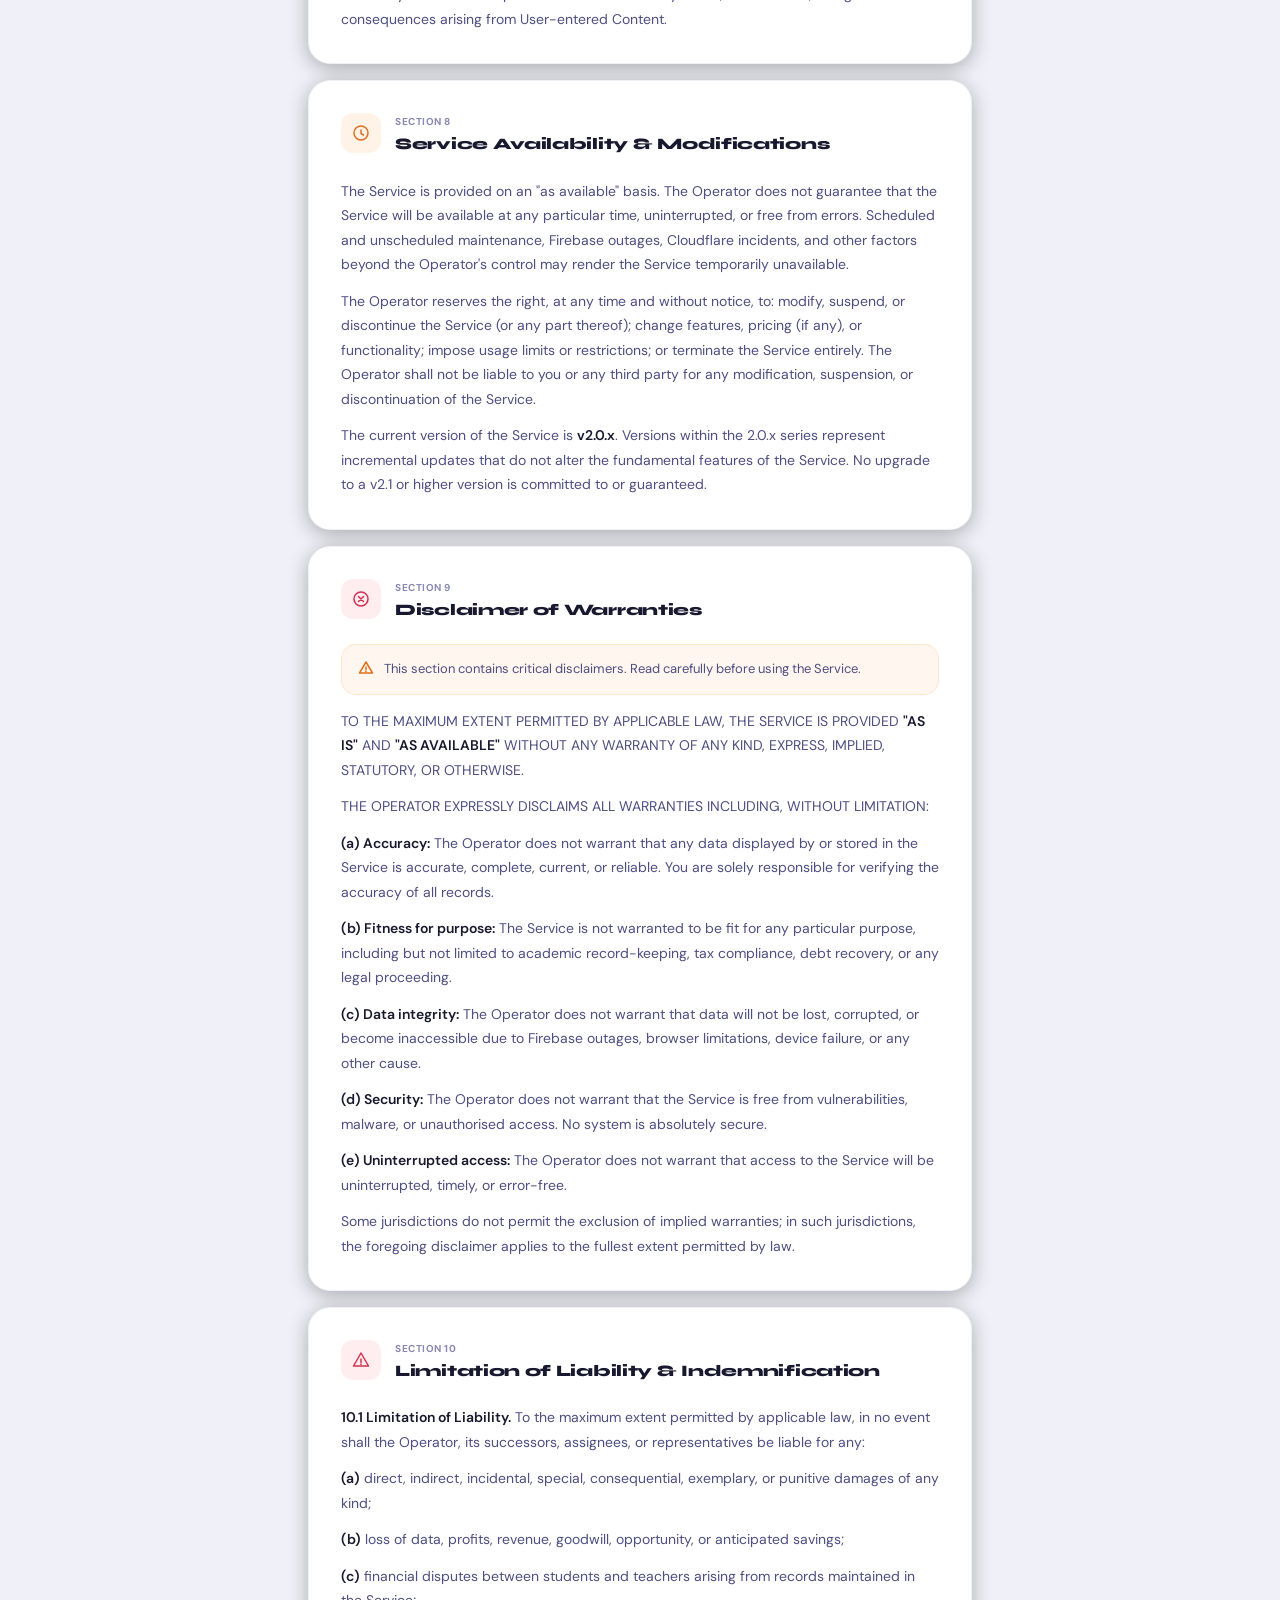
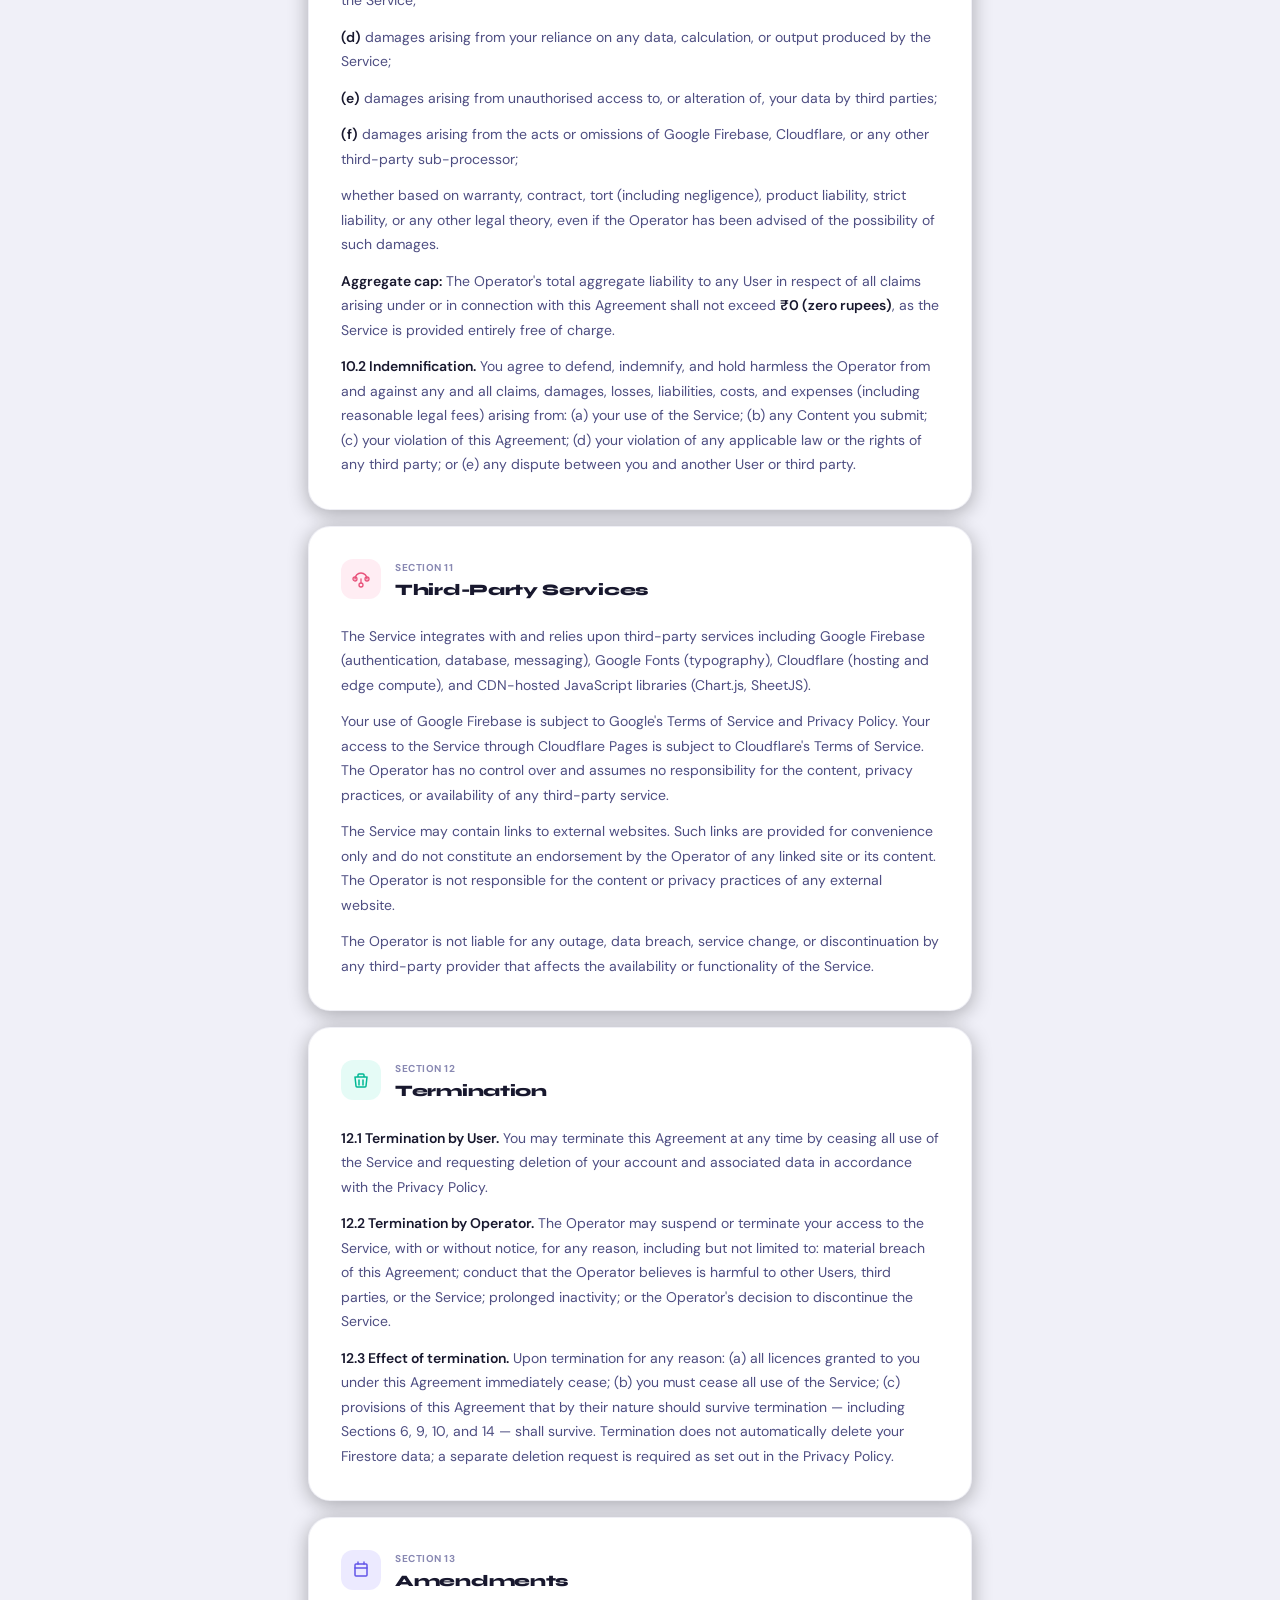
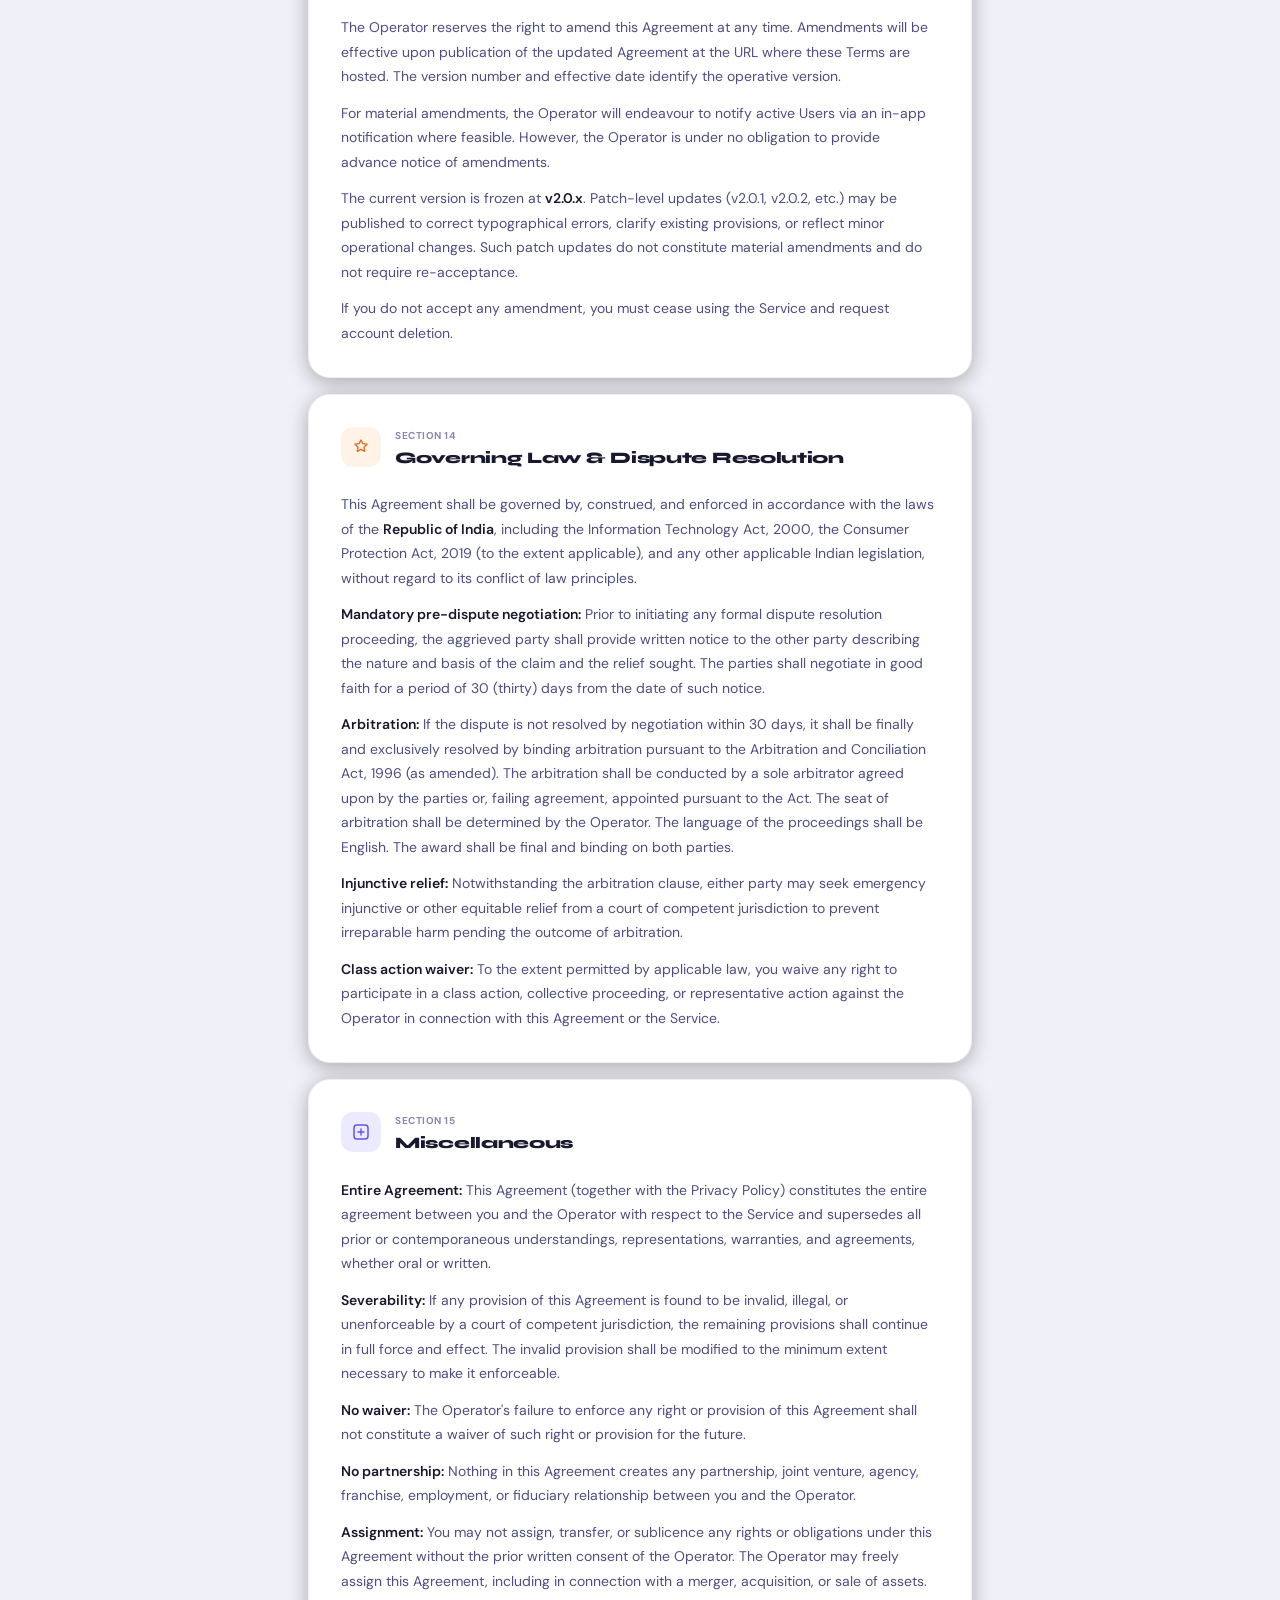
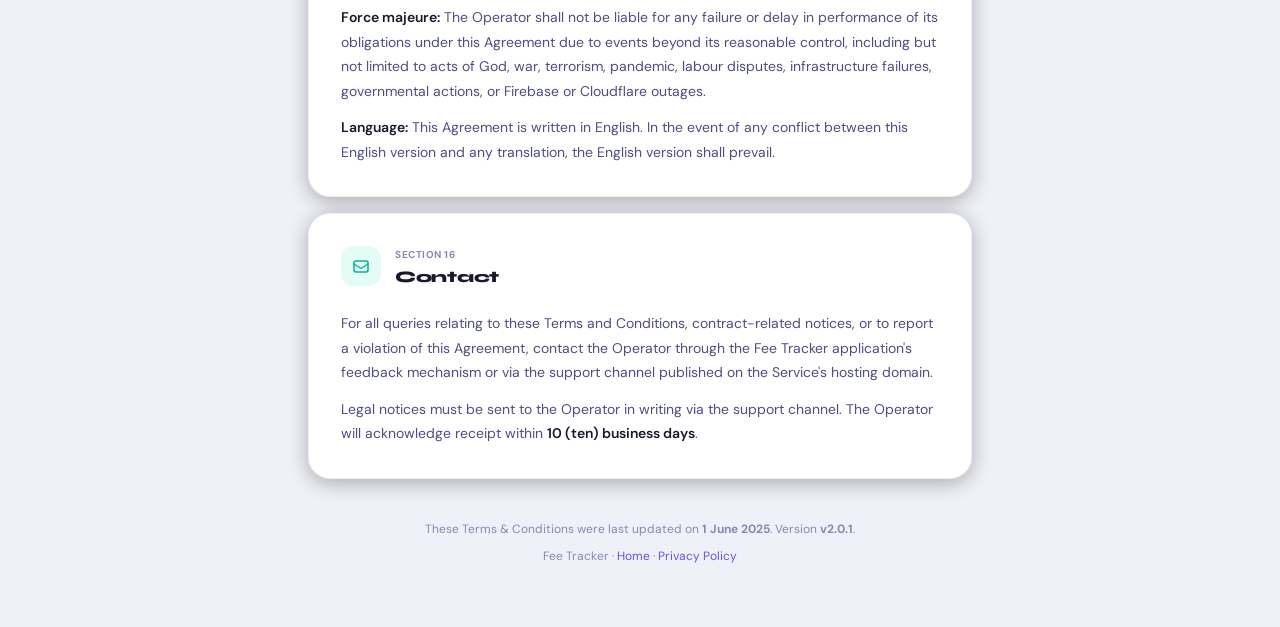
<file: terms.html>
<!DOCTYPE html>
<html lang="en">
<head>
  <meta charset="UTF-8"/>
  <meta name="viewport" content="width=device-width, initial-scale=1.0, maximum-scale=1.0, user-scalable=no"/>
  <title>Terms &amp; Conditions — Fee Tracker</title>
  <meta name="description" content="Fee Tracker's Terms &amp; Conditions: eligibility, acceptable use, liability, and how the Service may be used.">
  <link rel="canonical" href="https://feetracker2.pages.dev/terms.html">
  <meta property="og:type" content="article">
  <meta property="og:url" content="https://feetracker2.pages.dev/terms.html">
  <meta property="og:title" content="Terms &amp; Conditions — Fee Tracker">
  <meta property="og:description" content="Eligibility, acceptable use, liability, and how the Service may be used.">
  <meta property="og:image" content="https://feetracker2.pages.dev/icons/icon-512.png">
  <meta property="og:site_name" content="Fee Tracker">
  <link rel="manifest" href="manifest.json">
  <meta name="theme-color" content="#080812" media="(prefers-color-scheme: dark)">
  <meta name="theme-color" content="#f2f2fa" media="(prefers-color-scheme: light)">
  <meta name="apple-mobile-web-app-capable" content="yes">
  <meta name="apple-mobile-web-app-status-bar-style" content="black-translucent">
  <link rel="apple-touch-icon" href="icons/icon-192.png">
  <link href="https://fonts.googleapis.com/css2?family=Syne:wght@400;600;700;800&family=DM+Sans:ital,opsz,wght@0,9..40,300;0,9..40,400;0,9..40,500;0,9..40,600;1,9..40,400&display=swap" rel="stylesheet">
  <style>
    :root{--bg:#06060f;--surface:#0d0d1f;--surface2:#131328;--surface3:#1a1a35;--border:rgba(255,255,255,.065);--border2:rgba(255,255,255,.11);--accent:#7c6bff;--accent2:#ff6b9d;--accent3:#00d4aa;--accent4:#ff9a3c;--accent-dim:rgba(124,107,255,.13);--text:#eeeef8;--text2:#8a8ab5;--muted:#4a4a72;--red:#ff4d6d;--r-xl:22px;--r-lg:15px;--r-md:11px;--r-sm:7px;--card-shadow:0 1px 0 rgba(255,255,255,.04),0 4px 20px rgba(0,0,0,.3);}
    :root.light{--bg:#f0f0f8;--surface:#ffffff;--surface2:#e8e8f4;--surface3:#d8d8ee;--border:rgba(80,80,140,.09);--border2:rgba(80,80,140,.16);--accent:#6255e8;--accent2:#e8527a;--accent3:#00b894;--accent4:#e07020;--accent-dim:rgba(98,85,232,.12);--text:#18182e;--text2:#4e4e82;--muted:#8888b2;--red:#d63050;}
    *,*::before,*::after{box-sizing:border-box;margin:0;padding:0;}
    html{scroll-behavior:smooth;}
    body{font-family:'DM Sans',sans-serif;background:var(--bg);color:var(--text);min-height:100vh;overflow-x:hidden;font-size:15px;line-height:1.7;-webkit-font-smoothing:antialiased;}
    @keyframes ftSlideUp{from{opacity:0;transform:translateY(16px)}to{opacity:1;transform:translateY(0)}}
    @keyframes ftFadeIn{from{opacity:0}to{opacity:1}}
    .blob{position:fixed;border-radius:50%;filter:blur(80px);pointer-events:none;z-index:0;}
    .blob1{width:500px;height:500px;background:radial-gradient(circle,rgba(124,107,255,.13) 0%,transparent 70%);top:-120px;left:-120px;}
    .blob2{width:400px;height:400px;background:radial-gradient(circle,rgba(255,107,157,.09) 0%,transparent 70%);bottom:-80px;right:-80px;}
    .topbar{position:fixed;top:0;left:0;right:0;z-index:50;display:flex;align-items:center;gap:12px;padding:calc(env(safe-area-inset-top,16px) + 12px) 18px 12px;background:linear-gradient(180deg,var(--bg) 78%,transparent);backdrop-filter:blur(12px);-webkit-backdrop-filter:blur(12px);}
    .back-btn{width:38px;height:38px;border-radius:13px;background:var(--surface2);border:1px solid var(--border);color:var(--text2);display:flex;align-items:center;justify-content:center;cursor:pointer;flex-shrink:0;transition:background .15s,transform .12s;text-decoration:none;}
    .back-btn:active{transform:scale(.9);background:var(--surface3);}
    .topbar-info{flex:1;}
    .topbar-label{font-size:10px;color:var(--muted);letter-spacing:.4px;text-transform:uppercase;font-weight:600;}
    .topbar-title{font-family:'Syne',sans-serif;font-size:16px;font-weight:800;color:var(--text);letter-spacing:-.3px;}
    .page{position:relative;z-index:1;padding:calc(env(safe-area-inset-top,16px) + 72px) 0 60px;max-width:720px;margin:0 auto;animation:ftFadeIn .35s ease both;}
    .hero{padding:0 20px 36px;text-align:center;animation:ftSlideUp .35s ease both;}
    .hero-logo{display:flex;align-items:center;justify-content:center;gap:12px;margin-bottom:20px;}
    .hero-icon{width:56px;height:56px;border-radius:18px;background:linear-gradient(135deg,rgba(124,107,255,.22),rgba(255,107,157,.15));display:flex;align-items:center;justify-content:center;border:1.5px solid rgba(124,107,255,.3);box-shadow:0 8px 32px rgba(124,107,255,.2);}
    .hero-icon span{font-size:30px;background:linear-gradient(140deg,#ffffff 0%,#c8baff 50%,#ff8fb8 100%);-webkit-background-clip:text;-webkit-text-fill-color:transparent;background-clip:text;font-weight:900;line-height:1;}
    .hero-wordmark{text-align:left;}
    .hero-wordmark-name{font-family:'Syne',sans-serif;font-size:22px;font-weight:800;letter-spacing:-.5px;background:linear-gradient(140deg,#ffffff 0%,#c8baff 55%,#ff8fb8 100%);-webkit-background-clip:text;-webkit-text-fill-color:transparent;background-clip:text;}
    .hero-wordmark-sub{font-size:10px;color:var(--muted);letter-spacing:4px;text-transform:uppercase;font-weight:600;}
    :root.light .hero-wordmark-name{background:linear-gradient(140deg,#18182e 0%,#6255e8 55%,#e8527a 100%);-webkit-background-clip:text;background-clip:text;}
    .hero-title{font-family:'Syne',sans-serif;font-size:28px;font-weight:800;letter-spacing:-.8px;margin-bottom:10px;color:var(--text);}
    .hero-meta{display:flex;align-items:center;justify-content:center;gap:12px;flex-wrap:wrap;}
    .hero-chip{display:inline-flex;align-items:center;gap:5px;background:var(--surface2);border:1px solid var(--border);border-radius:20px;padding:5px 12px;font-size:11px;color:var(--text2);font-weight:500;white-space:nowrap;}
    .content{padding:0 20px;}
    .card{background:var(--surface);border:1px solid var(--border);border-radius:var(--r-xl);padding:24px;margin-bottom:16px;box-shadow:var(--card-shadow);animation:ftSlideUp .35s ease both;}
    .card-header{display:flex;align-items:flex-start;gap:14px;margin-bottom:18px;}
    .card-icon{width:40px;height:40px;border-radius:12px;display:flex;align-items:center;justify-content:center;flex-shrink:0;}
    .card-icon.purple{background:rgba(124,107,255,.14);color:var(--accent);}
    .card-icon.pink{background:rgba(255,107,157,.12);color:var(--accent2);}
    .card-icon.teal{background:rgba(0,212,170,.1);color:var(--accent3);}
    .card-icon.orange{background:rgba(255,154,60,.12);color:var(--accent4);}
    .card-icon.red{background:rgba(255,77,109,.1);color:var(--red);}
    .card-title{font-family:'Syne',sans-serif;font-size:16px;font-weight:800;color:var(--text);letter-spacing:-.3px;margin-bottom:3px;}
    .card-num{font-size:10px;color:var(--muted);font-weight:700;letter-spacing:.5px;text-transform:uppercase;}
    .prose p{color:var(--text2);font-size:14px;line-height:1.75;margin-bottom:12px;}
    .prose p:last-child{margin-bottom:0;}
    .prose strong{color:var(--text);font-weight:600;}
    .prose em{color:var(--accent);font-style:normal;font-weight:600;}
    .highlight-box{background:var(--accent-dim);border:1px solid rgba(124,107,255,.2);border-radius:var(--r-lg);padding:14px 16px;margin:14px 0;display:flex;align-items:flex-start;gap:10px;}
    .highlight-box.teal{background:rgba(0,212,170,.08);border-color:rgba(0,212,170,.2);}
    .highlight-box.orange{background:rgba(255,154,60,.08);border-color:rgba(255,154,60,.2);}
    .highlight-box.red{background:rgba(255,77,109,.07);border-color:rgba(255,77,109,.2);}
    .highlight-box svg{flex-shrink:0;margin-top:1px;}
    .highlight-box p{font-size:13px;color:var(--text2);line-height:1.6;margin:0;}
    .highlight-box strong{color:var(--text);}
    .toc{background:var(--surface2);border:1px solid var(--border);border-radius:var(--r-lg);padding:18px 20px;margin-bottom:20px;}
    .toc-title{font-family:'Syne',sans-serif;font-size:12px;font-weight:800;color:var(--muted);letter-spacing:.6px;text-transform:uppercase;margin-bottom:12px;}
    .toc-list{list-style:none;display:flex;flex-direction:column;gap:4px;}
    .toc-list a{font-size:13px;color:var(--text2);text-decoration:none;display:flex;align-items:center;gap:8px;padding:4px 0;transition:color .15s;}
    .toc-list a:hover{color:var(--accent);}
    .toc-list a::before{content:'';width:4px;height:4px;border-radius:50%;background:var(--accent);opacity:.5;flex-shrink:0;}
    .footer-note{text-align:center;padding:24px 20px 0;color:var(--muted);font-size:12px;line-height:1.8;}
    .footer-note a{color:var(--accent);text-decoration:none;}
    @media(min-width:680px){.card{padding:32px;}.content{padding:0 28px;}.hero{padding:0 28px 40px;}}
  </style>
  <script src="js/theme.js"></script>
</head>
<body>
  <div class="blob blob1"></div>
  <div class="blob blob2"></div>

    <div class="topbar">
    <a class="back-btn" href="index.html" aria-label="Back">
      <svg width="18" height="18" viewBox="0 0 18 18" fill="none"><path d="M11 4L6 9l5 5" stroke="currentColor" stroke-width="2" stroke-linecap="round" stroke-linejoin="round"/></svg>
    </a>
    <div class="topbar-info">
      <div class="topbar-label">Fee Tracker</div>
      <div class="topbar-title">Terms of Service</div>
    </div>
  </div>
  <div class="page">
    <div class="hero">
      <div class="hero-logo">
        <div class="hero-icon" style="overflow:hidden;background:none;border:none;"><img src="icons/icon-192.png" alt="Fee Tracker" style="width:56px;height:56px;display:block;object-fit:cover;border-radius:18px;"></div>
        <div class="hero-wordmark">
          <div class="hero-wordmark-name">Fee Tracker</div>
          <div class="hero-wordmark-sub">Smart · Simple · Personal</div>
        </div>
      </div>
      <div class="hero-title">Terms &amp; Conditions</div>
      <div class="hero-meta">
        <span class="hero-chip"><svg width="12" height="12" viewBox="0 0 12 12" fill="none"><circle cx="6" cy="6" r="5" stroke="currentColor" stroke-width="1.3"/><path d="M6 4v3M6 8.5v.5" stroke="currentColor" stroke-width="1.3" stroke-linecap="round"/></svg>Effective 1 June 2025</span>
        <span class="hero-chip"><svg width="12" height="12" viewBox="0 0 12 12" fill="none"><path d="M6 1L7.5 4.5H11L8.5 6.5 9.5 10 6 8 2.5 10l1-3.5L1 4.5h3.5L6 1z" stroke="currentColor" stroke-width="1.2" stroke-linejoin="round"/></svg>Jurisdiction: India</span>
        <span class="hero-chip"><svg width="12" height="12" viewBox="0 0 12 12" fill="none"><rect x="1.5" y="2" width="9" height="8" rx="1.5" stroke="currentColor" stroke-width="1.3"/><path d="M4 5h4M4 7.5h2" stroke="currentColor" stroke-width="1.2" stroke-linecap="round"/></svg>v2.0.1</span>
      </div>
    </div>

    <div class="content">

      <div class="toc">
        <div class="toc-title">Contents</div>
        <ul class="toc-list">
          <li><a href="#t1">Definitions</a></li>
          <li><a href="#t2">Acceptance of Terms</a></li>
          <li><a href="#t3">Nature of the Service</a></li>
          <li><a href="#t4">Eligibility &amp; Account Registration</a></li>
          <li><a href="#t5">User Obligations &amp; Prohibited Conduct</a></li>
          <li><a href="#t6">Intellectual Property</a></li>
          <li><a href="#t7">User-Generated Content</a></li>
          <li><a href="#t8">Service Availability &amp; Modifications</a></li>
          <li><a href="#t9">Disclaimer of Warranties</a></li>
          <li><a href="#t10">Limitation of Liability &amp; Indemnification</a></li>
          <li><a href="#t11">Third-Party Services</a></li>
          <li><a href="#t12">Termination</a></li>
          <li><a href="#t13">Amendments</a></li>
          <li><a href="#t14">Governing Law &amp; Dispute Resolution</a></li>
          <li><a href="#t15">Miscellaneous</a></li>
          <li><a href="#t16">Contact</a></li>
        </ul>
      </div>

      <div class="highlight-box red">
        <svg width="16" height="16" viewBox="0 0 16 16" fill="none"><path d="M8 2L1.5 13h13L8 2z" stroke="var(--red)" stroke-width="1.5" stroke-linejoin="round"/><path d="M8 7v3" stroke="var(--red)" stroke-width="1.5" stroke-linecap="round"/><circle cx="8" cy="11.5" r=".8" fill="var(--red)"/></svg>
        <p><strong>Important:</strong> By accessing or using Fee Tracker, you agree to be bound by these Terms. If you do not agree, you must not use the Service. The Operator is not liable for any damages, data loss, or financial consequences arising from your use of this Service.</p>
      </div>

      <div id="t1" class="card">
        <div class="card-header">
          <div class="card-icon purple"><svg width="18" height="18" viewBox="0 0 18 18" fill="none"><rect x="2" y="2" width="14" height="14" rx="3" stroke="currentColor" stroke-width="1.5"/><path d="M5 9h8M5 6h5M5 12h3" stroke="currentColor" stroke-width="1.4" stroke-linecap="round"/></svg></div>
          <div><div class="card-num">Section 1</div><div class="card-title">Definitions</div></div>
        </div>
        <div class="prose">
          <p><strong>"Agreement"</strong> means these Terms and Conditions together with the Privacy Policy, which is incorporated by reference.</p>
          <p><strong>"Service"</strong> means the Fee Tracker web application, progressive web application (PWA), and all associated features, APIs, and Cloudflare Functions accessible at the domain on which this Agreement is published.</p>
          <p><strong>"Operator"</strong> means the individual developer who deploys, hosts, and maintains the Service. The Operator is the contracting party to this Agreement.</p>
          <p><strong>"User"</strong> means any natural person who accesses, registers for, or uses the Service in any capacity, whether as a student-role or teacher-role account holder.</p>
          <p><strong>"Content"</strong> means all data, information, text, records, and materials that a User inputs, uploads, or otherwise submits to the Service, including but not limited to teacher names, fee amounts, student names, batch records, and payment histories.</p>
          <p><strong>"Firebase"</strong> means Google Firebase, the third-party cloud infrastructure used by the Service for authentication, data storage, and messaging.</p>
          <p><strong>"Cloudflare Pages"</strong> means the hosting and edge-compute infrastructure provided by Cloudflare, Inc., on which the Service is deployed.</p>
        </div>
      </div>

      <div id="t2" class="card">
        <div class="card-header">
          <div class="card-icon teal"><svg width="18" height="18" viewBox="0 0 18 18" fill="none"><path d="M9 2L3 5v5c0 3.5 2.5 6.3 6 7 3.5-.7 6-3.5 6-7V5L9 2z" stroke="currentColor" stroke-width="1.5" stroke-linejoin="round"/><path d="M6.5 9l2 2 3-3" stroke="currentColor" stroke-width="1.4" stroke-linecap="round" stroke-linejoin="round"/></svg></div>
          <div><div class="card-num">Section 2</div><div class="card-title">Acceptance of Terms</div></div>
        </div>
        <div class="prose">
          <p>By accessing or using the Service in any manner, including but not limited to signing in with a Google account, entering data, or installing the Service as a Progressive Web Application, you represent and warrant that:</p>
          <p><strong>(a)</strong> you have read, understood, and agree to be legally bound by this Agreement in its entirety;</p>
          <p><strong>(b)</strong> you have the legal capacity to enter into a binding agreement under the laws of your jurisdiction;</p>
          <p><strong>(c)</strong> if you are accessing the Service on behalf of an organisation, you have the authority to bind that organisation to this Agreement.</p>
          <p>If you do not accept all terms of this Agreement, your sole remedy is to immediately cease all use of the Service and request deletion of your account data pursuant to the Privacy Policy.</p>
          <p>Continued use of the Service following any amendment to this Agreement constitutes acceptance of the amended terms. The Operator recommends reviewing this Agreement periodically.</p>
        </div>
      </div>

      <div id="t3" class="card">
        <div class="card-header">
          <div class="card-icon purple"><svg width="18" height="18" viewBox="0 0 18 18" fill="none"><circle cx="9" cy="9" r="7" stroke="currentColor" stroke-width="1.5"/><path d="M9 6h.01M8 9h1v4" stroke="currentColor" stroke-width="1.5" stroke-linecap="round"/></svg></div>
          <div><div class="card-num">Section 3</div><div class="card-title">Nature of the Service</div></div>
        </div>
        <div class="prose">
          <p>Fee Tracker is a personal financial record-keeping tool that enables Users to log, track, and manage tuition fee payments. The Service is provided strictly as a <strong>record-keeping aid</strong> and does not constitute financial advice, accounting services, taxation advice, or any professional financial service regulated under applicable law.</p>
          <p>The Service does not process, hold, or transfer any monetary funds. All payment transactions between students and teachers occur entirely outside the Service and are the sole responsibility of the parties involved. Fee Tracker records only the data that Users choose to enter; it does not verify the accuracy, completeness, or legality of any such data.</p>
          <p>The Service is provided free of charge with no commercial consideration exchanged between the User and the Operator.</p>
        </div>
      </div>

      <div id="t4" class="card">
        <div class="card-header">
          <div class="card-icon orange"><svg width="18" height="18" viewBox="0 0 18 18" fill="none"><circle cx="9" cy="6" r="3" stroke="currentColor" stroke-width="1.5"/><path d="M3 15c0-3.314 2.686-6 6-6s6 2.686 6 6" stroke="currentColor" stroke-width="1.5" stroke-linecap="round"/></svg></div>
          <div><div class="card-num">Section 4</div><div class="card-title">Eligibility &amp; Account Registration</div></div>
        </div>
        <div class="prose">
          <p>The Service is available to Users who are 13 years of age or older. By registering an account, you confirm you meet this minimum age requirement. The Operator reserves the right to terminate any account where this requirement is not met.</p>
          <p>Account registration is performed exclusively via Google OAuth 2.0 ("Sign in with Google"). You agree to use a Google account that you own and are authorised to use. You are responsible for all activity that occurs under your account.</p>
          <p>Each User may maintain one account. The creation of multiple accounts for purposes of circumventing rate limits, abuse controls, or any other restriction is strictly prohibited and may result in immediate termination of all associated accounts.</p>
          <p>You agree to keep your Google account credentials secure and to promptly notify the Operator if you become aware of any unauthorised access to your account.</p>
        </div>
      </div>

      <div id="t5" class="card">
        <div class="card-header">
          <div class="card-icon red"><svg width="18" height="18" viewBox="0 0 18 18" fill="none"><path d="M9 2L1.5 15h15L9 2z" stroke="currentColor" stroke-width="1.5" stroke-linejoin="round"/><path d="M9 8v4" stroke="currentColor" stroke-width="1.5" stroke-linecap="round"/><circle cx="9" cy="13.5" r=".8" fill="currentColor"/></svg></div>
          <div><div class="card-num">Section 5</div><div class="card-title">User Obligations &amp; Prohibited Conduct</div></div>
        </div>
        <div class="prose">
          <p>You agree to use the Service only for lawful purposes and in accordance with this Agreement. Without limiting the generality of the foregoing, you expressly agree <strong>not</strong> to:</p>
          <p><strong>(a)</strong> use the Service to store, process, or transmit any data that is unlawful, defamatory, fraudulent, or in violation of any applicable law or the rights of any third party;</p>
          <p><strong>(b)</strong> reverse engineer, decompile, disassemble, or attempt to derive the source code of the Service, including its Cloudflare Workers, Firebase Security Rules, or any backend logic;</p>
          <p><strong>(c)</strong> probe, scan, or test the vulnerability of the Service or any related infrastructure, or attempt to breach or circumvent any security or authentication measures;</p>
          <p><strong>(d)</strong> submit automated requests to the Service's APIs (including <code>/api/config</code>, <code>/__/auth/</code>, or any Firebase endpoint) in a volume or manner that constitutes abuse, denial-of-service, or violation of the rate limits enforced by the Service;</p>
          <p><strong>(e)</strong> use the Service to enter the personal data of third parties (including student names or contact details) without having obtained all necessary consents required under applicable data protection law;</p>
          <p><strong>(f)</strong> impersonate any person or entity, or falsely represent your affiliation with any person or entity;</p>
          <p><strong>(g)</strong> use the Service for any commercial purpose not expressly authorised by the Operator in writing.</p>
          <p>Violation of any of the above may result in immediate suspension or termination of your account without notice, and may expose you to civil or criminal liability under applicable law.</p>
        </div>
      </div>

      <div id="t6" class="card">
        <div class="card-header">
          <div class="card-icon purple"><svg width="18" height="18" viewBox="0 0 18 18" fill="none"><path d="M9 2l1.8 5.5H17l-4.9 3.6 1.8 5.6L9 13.1l-4.9 3.6 1.8-5.6L1 7.5h6.2L9 2z" stroke="currentColor" stroke-width="1.4" stroke-linejoin="round"/></svg></div>
          <div><div class="card-num">Section 6</div><div class="card-title">Intellectual Property</div></div>
        </div>
        <div class="prose">
          <p>The Service, including its source code, design, user interface, visual assets, icons, typography, and all original content produced by the Operator, is the exclusive intellectual property of the Operator and is protected by applicable copyright, trade secret, and other intellectual property laws.</p>
          <p>The Operator grants you a limited, non-exclusive, non-transferable, revocable licence to access and use the Service solely for your personal, non-commercial record-keeping purposes, strictly in accordance with this Agreement. This licence does not include any right to: sublicence the Service; modify, adapt, or create derivative works; reproduce the Service's design or code for any competing product; or remove any proprietary notices.</p>
          <p>Third-party libraries and frameworks used by the Service (including Firebase, Chart.js, SheetJS, and Google Fonts) are subject to their respective licences. The Operator makes no claim over such third-party intellectual property.</p>
          <p>The ₹ glyph, "Fee Tracker" wordmark, and associated visual identity are proprietary to the Operator. You may not use them without prior written consent.</p>
        </div>
      </div>

      <div id="t7" class="card">
        <div class="card-header">
          <div class="card-icon teal"><svg width="18" height="18" viewBox="0 0 18 18" fill="none"><path d="M3 14V7l6-4 6 4v7" stroke="currentColor" stroke-width="1.5" stroke-linecap="round" stroke-linejoin="round"/><rect x="7" y="10" width="4" height="4" rx="1" stroke="currentColor" stroke-width="1.3"/></svg></div>
          <div><div class="card-num">Section 7</div><div class="card-title">User-Generated Content</div></div>
        </div>
        <div class="prose">
          <p>You retain full ownership of all Content you submit to the Service. By submitting Content, you grant the Operator a limited, non-exclusive, royalty-free licence to store, process, and transmit your Content solely as necessary to provide the Service to you. This licence terminates upon deletion of your account.</p>
          <p>You represent and warrant that: (a) you own or have the right to submit all Content; (b) your Content does not infringe any third-party intellectual property rights; (c) your Content does not contain any personally identifiable information of third parties unless you have obtained all necessary consents; and (d) your Content complies with all applicable laws.</p>
          <p>The Operator does not actively monitor, review, or edit User Content. However, the Operator reserves the right (but not the obligation) to remove any Content that, in its sole discretion, violates this Agreement or applicable law.</p>
          <p>You are solely responsible for the accuracy, completeness, and legal compliance of all Content you enter. The Operator is not liable for any errors, inaccuracies, or legal consequences arising from User-entered Content.</p>
        </div>
      </div>

      <div id="t8" class="card">
        <div class="card-header">
          <div class="card-icon orange"><svg width="18" height="18" viewBox="0 0 18 18" fill="none"><circle cx="9" cy="9" r="7" stroke="currentColor" stroke-width="1.5"/><path d="M9 6v3.5l2.5 1.5" stroke="currentColor" stroke-width="1.5" stroke-linecap="round" stroke-linejoin="round"/></svg></div>
          <div><div class="card-num">Section 8</div><div class="card-title">Service Availability &amp; Modifications</div></div>
        </div>
        <div class="prose">
          <p>The Service is provided on an "as available" basis. The Operator does not guarantee that the Service will be available at any particular time, uninterrupted, or free from errors. Scheduled and unscheduled maintenance, Firebase outages, Cloudflare incidents, and other factors beyond the Operator's control may render the Service temporarily unavailable.</p>
          <p>The Operator reserves the right, at any time and without notice, to: modify, suspend, or discontinue the Service (or any part thereof); change features, pricing (if any), or functionality; impose usage limits or restrictions; or terminate the Service entirely. The Operator shall not be liable to you or any third party for any modification, suspension, or discontinuation of the Service.</p>
          <p>The current version of the Service is <strong>v2.0.x</strong>. Versions within the 2.0.x series represent incremental updates that do not alter the fundamental features of the Service. No upgrade to a v2.1 or higher version is committed to or guaranteed.</p>
        </div>
      </div>

      <div id="t9" class="card">
        <div class="card-header">
          <div class="card-icon red"><svg width="18" height="18" viewBox="0 0 18 18" fill="none"><circle cx="9" cy="9" r="7" stroke="currentColor" stroke-width="1.5"/><path d="M6.5 6.5l5 5M11.5 6.5l-5 5" stroke="currentColor" stroke-width="1.5" stroke-linecap="round"/></svg></div>
          <div><div class="card-num">Section 9</div><div class="card-title">Disclaimer of Warranties</div></div>
        </div>
        <div class="highlight-box orange">
          <svg width="16" height="16" viewBox="0 0 16 16" fill="none"><path d="M8 2L1.5 13h13L8 2z" stroke="var(--accent4)" stroke-width="1.5" stroke-linejoin="round"/><path d="M8 7v3" stroke="var(--accent4)" stroke-width="1.5" stroke-linecap="round"/><circle cx="8" cy="11.5" r=".8" fill="var(--accent4)"/></svg>
          <p>This section contains critical disclaimers. Read carefully before using the Service.</p>
        </div>
        <div class="prose">
          <p>TO THE MAXIMUM EXTENT PERMITTED BY APPLICABLE LAW, THE SERVICE IS PROVIDED <strong>"AS IS"</strong> AND <strong>"AS AVAILABLE"</strong> WITHOUT ANY WARRANTY OF ANY KIND, EXPRESS, IMPLIED, STATUTORY, OR OTHERWISE.</p>
          <p>THE OPERATOR EXPRESSLY DISCLAIMS ALL WARRANTIES INCLUDING, WITHOUT LIMITATION:</p>
          <p><strong>(a) Accuracy:</strong> The Operator does not warrant that any data displayed by or stored in the Service is accurate, complete, current, or reliable. You are solely responsible for verifying the accuracy of all records.</p>
          <p><strong>(b) Fitness for purpose:</strong> The Service is not warranted to be fit for any particular purpose, including but not limited to academic record-keeping, tax compliance, debt recovery, or any legal proceeding.</p>
          <p><strong>(c) Data integrity:</strong> The Operator does not warrant that data will not be lost, corrupted, or become inaccessible due to Firebase outages, browser limitations, device failure, or any other cause.</p>
          <p><strong>(d) Security:</strong> The Operator does not warrant that the Service is free from vulnerabilities, malware, or unauthorised access. No system is absolutely secure.</p>
          <p><strong>(e) Uninterrupted access:</strong> The Operator does not warrant that access to the Service will be uninterrupted, timely, or error-free.</p>
          <p>Some jurisdictions do not permit the exclusion of implied warranties; in such jurisdictions, the foregoing disclaimer applies to the fullest extent permitted by law.</p>
        </div>
      </div>

      <div id="t10" class="card">
        <div class="card-header">
          <div class="card-icon red"><svg width="18" height="18" viewBox="0 0 18 18" fill="none"><path d="M9 2L1.5 15h15L9 2z" stroke="currentColor" stroke-width="1.5" stroke-linejoin="round"/><path d="M9 8v4" stroke="currentColor" stroke-width="1.5" stroke-linecap="round"/><circle cx="9" cy="13.5" r=".8" fill="currentColor"/></svg></div>
          <div><div class="card-num">Section 10</div><div class="card-title">Limitation of Liability &amp; Indemnification</div></div>
        </div>
        <div class="prose">
          <p><strong>10.1 Limitation of Liability.</strong> To the maximum extent permitted by applicable law, in no event shall the Operator, its successors, assignees, or representatives be liable for any:</p>
          <p><strong>(a)</strong> direct, indirect, incidental, special, consequential, exemplary, or punitive damages of any kind;</p>
          <p><strong>(b)</strong> loss of data, profits, revenue, goodwill, opportunity, or anticipated savings;</p>
          <p><strong>(c)</strong> financial disputes between students and teachers arising from records maintained in the Service;</p>
          <p><strong>(d)</strong> damages arising from your reliance on any data, calculation, or output produced by the Service;</p>
          <p><strong>(e)</strong> damages arising from unauthorised access to, or alteration of, your data by third parties;</p>
          <p><strong>(f)</strong> damages arising from the acts or omissions of Google Firebase, Cloudflare, or any other third-party sub-processor;</p>
          <p>whether based on warranty, contract, tort (including negligence), product liability, strict liability, or any other legal theory, even if the Operator has been advised of the possibility of such damages.</p>
          <p><strong>Aggregate cap:</strong> The Operator's total aggregate liability to any User in respect of all claims arising under or in connection with this Agreement shall not exceed <strong>₹0 (zero rupees)</strong>, as the Service is provided entirely free of charge.</p>
          <p><strong>10.2 Indemnification.</strong> You agree to defend, indemnify, and hold harmless the Operator from and against any and all claims, damages, losses, liabilities, costs, and expenses (including reasonable legal fees) arising from: (a) your use of the Service; (b) any Content you submit; (c) your violation of this Agreement; (d) your violation of any applicable law or the rights of any third party; or (e) any dispute between you and another User or third party.</p>
        </div>
      </div>

      <div id="t11" class="card">
        <div class="card-header">
          <div class="card-icon pink"><svg width="18" height="18" viewBox="0 0 18 18" fill="none"><path d="M3 9a6 6 0 0 1 12 0" stroke="currentColor" stroke-width="1.5" stroke-linecap="round"/><circle cx="3" cy="9" r="2" stroke="currentColor" stroke-width="1.3"/><circle cx="15" cy="9" r="2" stroke="currentColor" stroke-width="1.3"/><circle cx="9" cy="15" r="2" stroke="currentColor" stroke-width="1.3"/><path d="M9 13v-4" stroke="currentColor" stroke-width="1.3" stroke-linecap="round"/></svg></div>
          <div><div class="card-num">Section 11</div><div class="card-title">Third-Party Services</div></div>
        </div>
        <div class="prose">
          <p>The Service integrates with and relies upon third-party services including Google Firebase (authentication, database, messaging), Google Fonts (typography), Cloudflare (hosting and edge compute), and CDN-hosted JavaScript libraries (Chart.js, SheetJS).</p>
          <p>Your use of Google Firebase is subject to Google's Terms of Service and Privacy Policy. Your access to the Service through Cloudflare Pages is subject to Cloudflare's Terms of Service. The Operator has no control over and assumes no responsibility for the content, privacy practices, or availability of any third-party service.</p>
          <p>The Service may contain links to external websites. Such links are provided for convenience only and do not constitute an endorsement by the Operator of any linked site or its content. The Operator is not responsible for the content or privacy practices of any external website.</p>
          <p>The Operator is not liable for any outage, data breach, service change, or discontinuation by any third-party provider that affects the availability or functionality of the Service.</p>
        </div>
      </div>

      <div id="t12" class="card">
        <div class="card-header">
          <div class="card-icon teal"><svg width="18" height="18" viewBox="0 0 18 18" fill="none"><path d="M4 6h10M6 6V4a1 1 0 0 1 1-1h4a1 1 0 0 1 1 1v2M7 9v5M11 9v5M3 6l1 9a1 1 0 0 0 1 1h8a1 1 0 0 0 1-1l1-9" stroke="currentColor" stroke-width="1.5" stroke-linecap="round" stroke-linejoin="round"/></svg></div>
          <div><div class="card-num">Section 12</div><div class="card-title">Termination</div></div>
        </div>
        <div class="prose">
          <p><strong>12.1 Termination by User.</strong> You may terminate this Agreement at any time by ceasing all use of the Service and requesting deletion of your account and associated data in accordance with the Privacy Policy.</p>
          <p><strong>12.2 Termination by Operator.</strong> The Operator may suspend or terminate your access to the Service, with or without notice, for any reason, including but not limited to: material breach of this Agreement; conduct that the Operator believes is harmful to other Users, third parties, or the Service; prolonged inactivity; or the Operator's decision to discontinue the Service.</p>
          <p><strong>12.3 Effect of termination.</strong> Upon termination for any reason: (a) all licences granted to you under this Agreement immediately cease; (b) you must cease all use of the Service; (c) provisions of this Agreement that by their nature should survive termination — including Sections 6, 9, 10, and 14 — shall survive. Termination does not automatically delete your Firestore data; a separate deletion request is required as set out in the Privacy Policy.</p>
        </div>
      </div>

      <div id="t13" class="card">
        <div class="card-header">
          <div class="card-icon purple"><svg width="18" height="18" viewBox="0 0 18 18" fill="none"><path d="M14 3H4a1 1 0 0 0-1 1v10a1 1 0 0 0 1 1h10a1 1 0 0 0 1-1V4a1 1 0 0 0-1-1z" stroke="currentColor" stroke-width="1.5"/><path d="M12 3V1M6 3V1M3 7h12" stroke="currentColor" stroke-width="1.4" stroke-linecap="round"/></svg></div>
          <div><div class="card-num">Section 13</div><div class="card-title">Amendments</div></div>
        </div>
        <div class="prose">
          <p>The Operator reserves the right to amend this Agreement at any time. Amendments will be effective upon publication of the updated Agreement at the URL where these Terms are hosted. The version number and effective date identify the operative version.</p>
          <p>For material amendments, the Operator will endeavour to notify active Users via an in-app notification where feasible. However, the Operator is under no obligation to provide advance notice of amendments.</p>
          <p>The current version is frozen at <strong>v2.0.x</strong>. Patch-level updates (v2.0.1, v2.0.2, etc.) may be published to correct typographical errors, clarify existing provisions, or reflect minor operational changes. Such patch updates do not constitute material amendments and do not require re-acceptance.</p>
          <p>If you do not accept any amendment, you must cease using the Service and request account deletion.</p>
        </div>
      </div>

      <div id="t14" class="card">
        <div class="card-header">
          <div class="card-icon orange"><svg width="18" height="18" viewBox="0 0 18 18" fill="none"><path d="M9 2l1.8 3.6L15 6.3l-3 2.9.7 4.2L9 11.3l-3.7 2.1.7-4.2L3 6.3l4.2-.7L9 2z" stroke="currentColor" stroke-width="1.4" stroke-linejoin="round"/></svg></div>
          <div><div class="card-num">Section 14</div><div class="card-title">Governing Law &amp; Dispute Resolution</div></div>
        </div>
        <div class="prose">
          <p>This Agreement shall be governed by, construed, and enforced in accordance with the laws of the <strong>Republic of India</strong>, including the Information Technology Act, 2000, the Consumer Protection Act, 2019 (to the extent applicable), and any other applicable Indian legislation, without regard to its conflict of law principles.</p>
          <p><strong>Mandatory pre-dispute negotiation:</strong> Prior to initiating any formal dispute resolution proceeding, the aggrieved party shall provide written notice to the other party describing the nature and basis of the claim and the relief sought. The parties shall negotiate in good faith for a period of 30 (thirty) days from the date of such notice.</p>
          <p><strong>Arbitration:</strong> If the dispute is not resolved by negotiation within 30 days, it shall be finally and exclusively resolved by binding arbitration pursuant to the Arbitration and Conciliation Act, 1996 (as amended). The arbitration shall be conducted by a sole arbitrator agreed upon by the parties or, failing agreement, appointed pursuant to the Act. The seat of arbitration shall be determined by the Operator. The language of the proceedings shall be English. The award shall be final and binding on both parties.</p>
          <p><strong>Injunctive relief:</strong> Notwithstanding the arbitration clause, either party may seek emergency injunctive or other equitable relief from a court of competent jurisdiction to prevent irreparable harm pending the outcome of arbitration.</p>
          <p><strong>Class action waiver:</strong> To the extent permitted by applicable law, you waive any right to participate in a class action, collective proceeding, or representative action against the Operator in connection with this Agreement or the Service.</p>
        </div>
      </div>

      <div id="t15" class="card">
        <div class="card-header">
          <div class="card-icon purple"><svg width="18" height="18" viewBox="0 0 18 18" fill="none"><rect x="2" y="2" width="14" height="14" rx="3" stroke="currentColor" stroke-width="1.5"/><path d="M6 9h6M9 6v6" stroke="currentColor" stroke-width="1.4" stroke-linecap="round"/></svg></div>
          <div><div class="card-num">Section 15</div><div class="card-title">Miscellaneous</div></div>
        </div>
        <div class="prose">
          <p><strong>Entire Agreement:</strong> This Agreement (together with the Privacy Policy) constitutes the entire agreement between you and the Operator with respect to the Service and supersedes all prior or contemporaneous understandings, representations, warranties, and agreements, whether oral or written.</p>
          <p><strong>Severability:</strong> If any provision of this Agreement is found to be invalid, illegal, or unenforceable by a court of competent jurisdiction, the remaining provisions shall continue in full force and effect. The invalid provision shall be modified to the minimum extent necessary to make it enforceable.</p>
          <p><strong>No waiver:</strong> The Operator's failure to enforce any right or provision of this Agreement shall not constitute a waiver of such right or provision for the future.</p>
          <p><strong>No partnership:</strong> Nothing in this Agreement creates any partnership, joint venture, agency, franchise, employment, or fiduciary relationship between you and the Operator.</p>
          <p><strong>Assignment:</strong> You may not assign, transfer, or sublicence any rights or obligations under this Agreement without the prior written consent of the Operator. The Operator may freely assign this Agreement, including in connection with a merger, acquisition, or sale of assets.</p>
          <p><strong>Force majeure:</strong> The Operator shall not be liable for any failure or delay in performance of its obligations under this Agreement due to events beyond its reasonable control, including but not limited to acts of God, war, terrorism, pandemic, labour disputes, infrastructure failures, governmental actions, or Firebase or Cloudflare outages.</p>
          <p><strong>Language:</strong> This Agreement is written in English. In the event of any conflict between this English version and any translation, the English version shall prevail.</p>
        </div>
      </div>

      <div id="t16" class="card">
        <div class="card-header">
          <div class="card-icon teal"><svg width="18" height="18" viewBox="0 0 18 18" fill="none"><rect x="2" y="4" width="14" height="11" rx="2" stroke="currentColor" stroke-width="1.5"/><path d="M2 7l7 4.5L16 7" stroke="currentColor" stroke-width="1.4" stroke-linecap="round"/></svg></div>
          <div><div class="card-num">Section 16</div><div class="card-title">Contact</div></div>
        </div>
        <div class="prose">
          <p>For all queries relating to these Terms and Conditions, contract-related notices, or to report a violation of this Agreement, contact the Operator through the Fee Tracker application's feedback mechanism or via the support channel published on the Service's hosting domain.</p>
          <p>Legal notices must be sent to the Operator in writing via the support channel. The Operator will acknowledge receipt within <strong>10 (ten) business days</strong>.</p>
        </div>
      </div>

      <div class="footer-note">
        <p>These Terms &amp; Conditions were last updated on <strong>1 June 2025</strong>. Version <strong>v2.0.1</strong>.</p>
        <p style="margin-top:6px;">Fee Tracker · <a href="index.html">Home</a> · <a href="privacy.html">Privacy Policy</a></p>
      </div>

    </div>
  </div>
</body>
</html>
</file>
